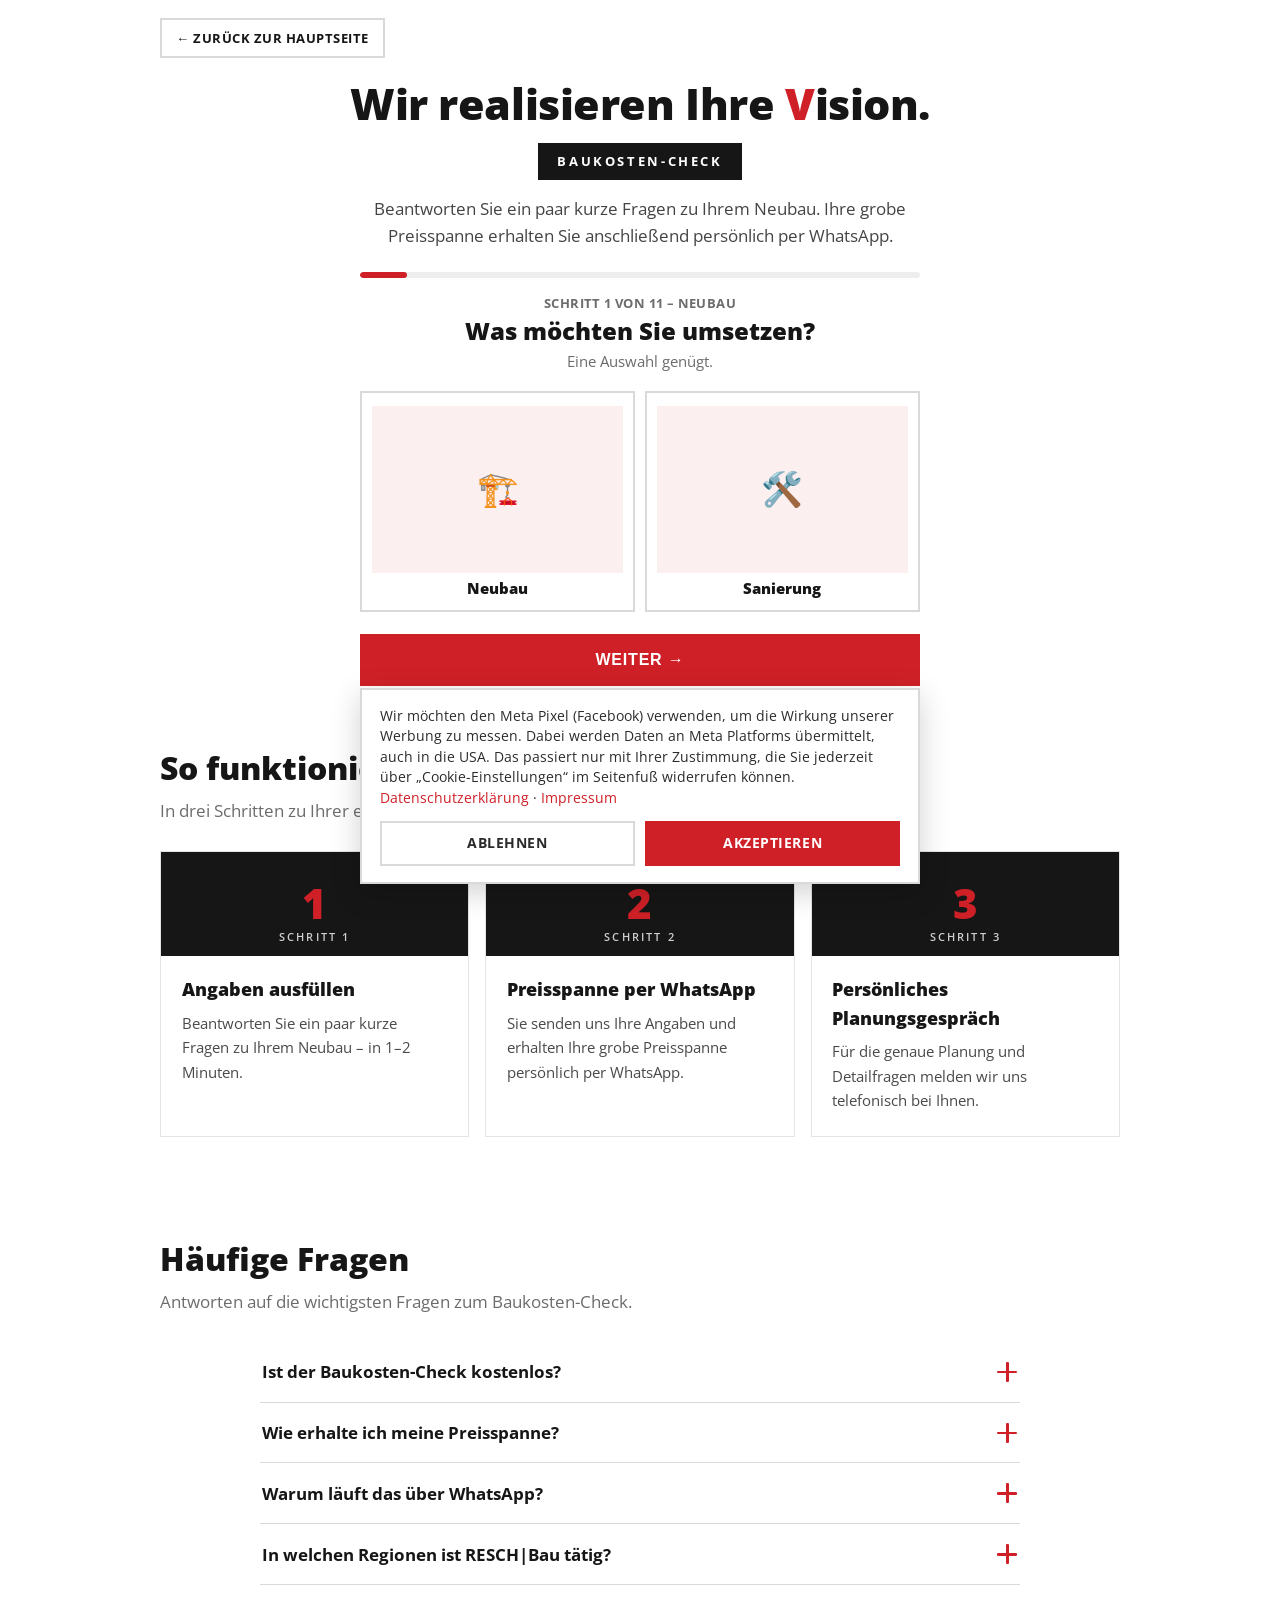
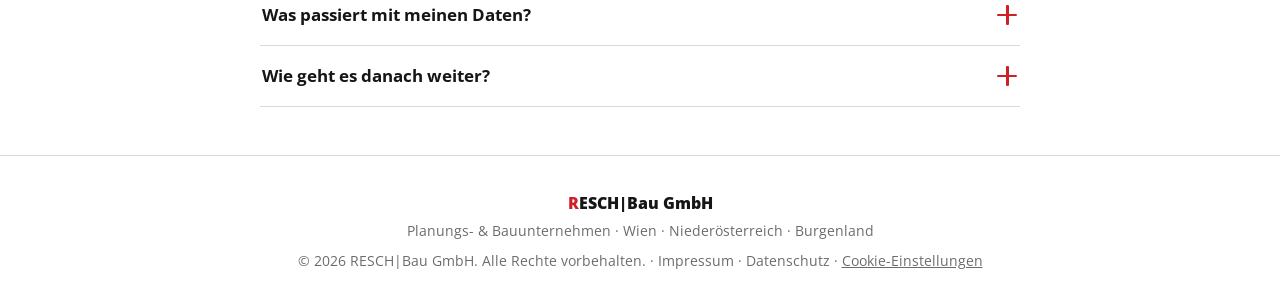
<file: index.html>
<!DOCTYPE html>
<html lang="de">
<head>
<meta charset="UTF-8" />
<meta name="viewport" content="width=device-width, initial-scale=1.0, viewport-fit=cover" />
<title>RESCH|Bau – Baukosten-Check | Was kostet Ihr Neubau ungefähr?</title>
<meta name="description" content="Baukosten-Check von RESCH|Bau: Beantworten Sie ein paar kurze Fragen zu Ihrem Neubau – Ihre grobe Preisspanne erhalten Sie anschließend per WhatsApp." />
<link href="fonts/fonts.css" rel="stylesheet" />
<script>
  /* Embed-Modus: als iFrame (z. B. auf reschbau.at/baukosten-check) oder mit ?embedded=1.
     Läuft synchron im <head>, damit die Klasse vor dem ersten Paint gesetzt ist (kein Layout-Shift). */
  (function () {
    var emb = false;
    try {
      emb = new URLSearchParams(location.search).get('embedded') === '1' || window.self !== window.top;
    } catch (e) { emb = true; }
    if (emb) document.documentElement.classList.add('embedded');
  })();
</script>
<style>
  :root { --red:#cf2027; --red-dk:#b51a20; --black:#161616; --ink:#2b2b2b; --muted:#6c6c6c; --box:#ededed; --line:#d9d9d9; --white:#ffffff; }
  * { box-sizing:border-box; }
  html { scroll-behavior:smooth; -webkit-text-size-adjust:100%; }
  body { margin:0; font-family:'Open Sans',Arial,Helvetica,sans-serif; color:var(--ink); background:var(--white); line-height:1.6; -webkit-font-smoothing:antialiased; }
  a { color:inherit; text-decoration:none; }
  .wrap { width:min(960px,92vw); margin-inline:auto; }

  /* ---- Logo / brand ---- */
  .brand { text-align:center; padding:1.8rem 0 .4rem; }
  .logo { display:inline-flex; align-items:center; background:var(--black); color:#fff; font-weight:800; font-size:clamp(1.7rem,8vw,3rem); line-height:1; padding:.3em .55em .3em .28em; border-radius:.42em; letter-spacing:.005em; }
  .logo-r { display:inline-grid; place-items:center; width:1.4em; height:1.4em; border-radius:50%; background:var(--black); border:.055em solid #3c3c3c; color:var(--red); font-weight:800; margin-right:.08em; box-shadow:0 0 0 .03em #000 inset; }
  .logo-bar { width:.055em; height:.95em; background:#fff; margin:0 .28em; opacity:.9; }
  .logo-bau { position:relative; padding-right:.05em; }
  .logo-roof { position:absolute; top:-.5em; right:-.18em; background:var(--red); color:#fff; font-size:.26em; font-weight:700; padding:.12em .42em; border-radius:.28em; letter-spacing:.04em; }
  .logo-roof::before { content:""; position:absolute; top:-.42em; left:50%; transform:translateX(-50%); border-left:.5em solid transparent; border-right:.5em solid transparent; border-bottom:.45em solid var(--red); }
  .brand-tag { margin-top:.6rem; text-transform:uppercase; letter-spacing:.32em; font-weight:700; font-size:clamp(.62rem,2.6vw,.9rem); color:#3a3a3a; padding-left:.32em; }

  /* ---- Zurück-Button (nur im Direktaufruf; im Embed ausgeblendet) ---- */
  .topbar { width:min(960px,92vw); margin-inline:auto; padding:1.1rem 0 .2rem; }
  .backlink { display:inline-flex; align-items:center; gap:.45rem; padding:.5rem .9rem; border:2px solid var(--line); background:#fff; font-weight:700; font-size:.8rem; color:var(--black); text-transform:uppercase; letter-spacing:.04em; transition:border-color .12s, color .12s; }
  .backlink:hover { border-color:var(--red); color:var(--red); }

  /* ---- Hero ---- */
  .hero { padding:1rem 0 .5rem; text-align:center; }
  .headline { font-size:clamp(1.6rem,6vw,2.7rem); font-weight:800; color:var(--black); margin:.2rem 0 .9rem; letter-spacing:-.01em; line-height:1.12; }
  .headline .v { color:var(--red); }
  .badge { display:inline-block; background:var(--black); color:#fff; font-weight:700; text-transform:uppercase; letter-spacing:.2em; font-size:clamp(.7rem,3vw,.82rem); padding:.5rem 1.2rem; margin-bottom:.9rem; }
  .introline { color:#444; max-width:54ch; margin:0 auto; font-size:clamp(.98rem,3.6vw,1.08rem); }

  /* ---- Section scaffold ---- */
  section { padding:clamp(2rem,6vw,3rem) 0; }
  .sec-title { font-size:clamp(1.35rem,5vw,2rem); font-weight:800; color:var(--black); margin:0 0 .3rem; }
  .sec-sub { color:var(--muted); margin:0 0 1.6rem; font-size:clamp(.95rem,3.6vw,1.05rem); }

  .cards { display:grid; grid-template-columns:repeat(3,1fr); gap:1rem; }
  .card { border:1px solid #e4e4e4; background:#fff; display:flex; flex-direction:column; }
  .card-top { background:var(--black); color:#fff; height:104px; display:grid; place-items:center; position:relative; }
  .card-top .n { font-size:2.6rem; font-weight:800; color:var(--red); line-height:1; }
  .card-top .lbl { position:absolute; bottom:10px; left:0; right:0; text-align:center; text-transform:uppercase; letter-spacing:.2em; font-size:.68rem; color:#cfcfcf; font-weight:600; }
  .card-body { padding:1.2rem 1.3rem 1.4rem; }
  .card-body h3 { font-size:1.12rem; font-weight:800; color:var(--black); margin:0 0 .5rem; }
  .card-body p { margin:0; color:#4a4a4a; font-size:.96rem; }

  .faq { max-width:760px; margin:0 auto; }
  .qa { border-bottom:1px solid var(--line); }
  .qa > button { width:100%; text-align:left; background:none; border:0; cursor:pointer; padding:1.15rem .1rem; display:flex; align-items:center; justify-content:space-between; gap:1rem; font-family:inherit; font-weight:700; font-size:clamp(1rem,4vw,1.08rem); color:var(--black); }
  .qa .plus { flex:none; width:22px; height:22px; position:relative; }
  .qa .plus::before, .qa .plus::after { content:""; position:absolute; background:var(--red); border-radius:1px; transition:transform .25s, opacity .25s; }
  .qa .plus::before { top:10px; left:1px; right:1px; height:2.5px; }
  .qa .plus::after { left:10px; top:1px; bottom:1px; width:2.5px; }
  .qa.open .plus::after { transform:rotate(90deg); opacity:0; }
  .qa .ans { max-height:0; overflow:hidden; transition:max-height .28s ease; }
  .qa .ans p { margin:0 .1rem 1.2rem; color:#4a4a4a; font-size:.98rem; }
  .qa.open .ans { max-height:260px; }

  footer { border-top:1px solid var(--line); padding:2.2rem 0; text-align:center; }
  footer .flogo { font-weight:800; color:var(--black); }
  footer .flogo .r { color:var(--red); }
  footer .fcopy { color:var(--muted); font-size:.88rem; margin-top:.5rem; }
  footer .freg { color:var(--muted); font-size:.86rem; margin-top:.2rem; }

  /* ---------- Funnel (offen, ohne Box) ---------- */
  .funnel { max-width:560px; margin:1.4rem auto 0; }
  .fprogress { height:6px; background:#eee; overflow:hidden; border-radius:99px; }
  .fprogress i { display:block; height:100%; background:var(--red); width:6%; transition:width .3s; border-radius:99px; }
  .fstep { margin:.9rem 0 .2rem; font-size:.82rem; font-weight:700; color:var(--muted); letter-spacing:.03em; text-transform:uppercase; }
  .fbody.shake { animation:shake .3s; }
  @keyframes shake { 0%,100%{transform:translateX(0)} 25%{transform:translateX(-6px)} 75%{transform:translateX(6px)} }
  .ffoot { display:flex; gap:.7rem; margin-top:1.4rem; }
  .ffoot .btn-red { flex:1; justify-content:center; }

  .qtitle { color:var(--black); font-size:clamp(1.25rem,5vw,1.5rem); margin:0 0 .25rem; font-weight:800; line-height:1.2; }
  .qhint { color:var(--muted); margin:0 0 1.1rem; font-size:.92rem; }

  .qcard-grid { display:grid; gap:.6rem; grid-template-columns:1fr 1fr; }
  .qcard { position:relative; display:flex; flex-direction:column; align-items:center; gap:.4rem; text-align:center; padding:.8rem .65rem; border:2px solid var(--line); background:#fff; cursor:pointer; transition:border-color .12s, box-shadow .12s, transform .1s; font:inherit; color:inherit; }
  .qcard:active { transform:scale(.99); }
  @media (hover:hover){ .qcard:hover { border-color:var(--red); box-shadow:0 8px 20px -12px rgba(0,0,0,.35); } }
  .qcard.sel { border-color:var(--red); background:#fcecec; }
  .qcard .media { position:relative; width:100%; aspect-ratio:3/2; display:grid; place-items:center; background:rgba(207,32,39,.07); overflow:hidden; }
  .qcard .media img { position:absolute; inset:0; display:block; width:100%; height:100%; object-fit:cover; }
  .qcard .media .ai-badge { position:absolute; left:.35rem; bottom:.35rem; padding:.12rem .38rem; background:rgba(0,0,0,.62); color:#fff; font-size:.6rem; font-weight:700; letter-spacing:.03em; line-height:1.3; border-radius:3px; pointer-events:none; }
  .qcard .media .emoji { font-size:2.1rem; line-height:1; }
  .qcard .media svg.qicon { width:auto; height:66%; max-width:84%; stroke:#1e2630; fill:none; stroke-width:2.3; stroke-linecap:round; stroke-linejoin:round; }
  .qcard.sel .media svg.qicon { stroke:var(--red); }
  .qcard .lab { font-weight:800; color:var(--black); font-size:.95rem; line-height:1.2; }
  .qcard .sub { font-size:.76rem; color:var(--muted); line-height:1.2; }
  .qcard .check { position:absolute; z-index:2; top:.45rem; right:.45rem; width:22px; height:22px; border-radius:50%; background:var(--red); color:#fff; display:none; align-items:center; justify-content:center; font-weight:800; font-size:.78rem; }
  .qcard.sel .check { display:flex; }

  .qlist { display:grid; gap:.5rem; }
  .qopt { display:flex; align-items:center; gap:.7rem; min-height:52px; padding:.75rem 1rem; border:2px solid var(--line); background:#fff; cursor:pointer; font-weight:700; text-align:left; font:inherit; color:var(--black); transition:border-color .12s, background .12s; }
  @media (hover:hover){ .qopt:hover { border-color:#b3b3b3; } }
  .qopt.sel { border-color:var(--red); background:#fcecec; }
  .qopt .tick { width:20px; height:20px; border-radius:50%; border:2px solid var(--line); flex:none; display:grid; place-items:center; font-size:.7rem; color:#fff; }
  .qopt.sel .tick { border-color:var(--red); background:var(--red); }
  .qopt-desc { align-items:flex-start; }
  .qopt-desc .tick { margin-top:.2rem; }
  .qopt-text { display:flex; flex-direction:column; gap:.15rem; }
  .qopt-l { font-weight:800; color:var(--black); }
  .qopt-d { font-weight:600; font-size:.82rem; color:var(--muted); line-height:1.3; }

  .photo-slot { display:flex; flex-direction:column; align-items:center; justify-content:center; gap:.2rem; width:100%; height:100%; background:repeating-linear-gradient(45deg,#f5f5f5,#f5f5f5 9px,#efefef 9px,#efefef 18px); color:var(--red); font-size:.66rem; font-weight:800; text-transform:uppercase; letter-spacing:.06em; text-align:center; }
  .photo-slot .ps-cam { font-size:1.5rem; line-height:1; }

  .qsub { margin-top:1.1rem; padding-top:1rem; border-top:1px solid #eee; }
  .qsublabel { font-weight:800; color:var(--black); font-size:1rem; margin-bottom:.55rem; }
  .qnote { margin-top:.7rem; background:#fff8e1; border:1px solid #f1d98a; padding:.7rem .9rem; font-size:.9rem; color:#6a5311; }
  .qextra, .qfile { margin-top:.8rem; }
  .qextra label, .qfile label { display:block; font-size:.82rem; color:var(--muted); margin-bottom:.35rem; }
  .qextra input, .qfile input { width:100%; font:inherit; padding:.75rem .9rem; border:2px solid var(--line); background:#fff; }
  .qextra input:focus, .qfile input:focus, .field input:focus { outline:2px solid rgba(207,32,39,.45); border-color:var(--red); }

  .field { display:grid; gap:.4rem; margin-bottom:1rem; }
  .field label { font-weight:700; font-size:.9rem; color:var(--black); }
  .field input { font:inherit; padding:.85rem 1rem; border:2px solid var(--line); background:#fff; width:100%; }
  .summary { background:var(--box); padding:.8rem 1rem; margin-bottom:1.2rem; }
  .summary div { display:flex; justify-content:space-between; gap:1rem; padding:.3rem 0; font-size:.88rem; border-bottom:1px dashed #cfcfcf; }
  .summary div:last-child { border-bottom:0; }
  .summary span:first-child { color:var(--muted); }
  .summary span:last-child { font-weight:700; text-align:right; color:var(--black); }
  .wa-note { display:flex; gap:.6rem; align-items:flex-start; background:#eef9f1; border:1px solid #bfe6cc; padding:.9rem 1rem; font-size:.88rem; color:#1d4a2c; }
  .consent { display:flex; gap:.6rem; align-items:flex-start; margin-top:1rem; font-size:.82rem; color:#444; line-height:1.4; cursor:pointer; }
  .consent input { margin-top:.15rem; width:18px; height:18px; flex:none; accent-color:var(--red); cursor:pointer; }
  .consent a { color:var(--red); }
  .consent.miss { color:var(--red); } .consent.miss input { outline:2px solid var(--red); }

  .btn-red { display:inline-flex; align-items:center; justify-content:center; gap:.5rem; background:var(--red); color:#fff; font-weight:700; font-size:1rem; min-height:52px; padding:.85rem 1.6rem; border:0; cursor:pointer; text-transform:uppercase; letter-spacing:.05em; transition:background .15s, transform .1s; }
  .btn-red:hover { background:var(--red-dk); } .btn-red:active { transform:translateY(1px); }
  .btn-ghost { background:#fff; color:var(--black); border:2px solid var(--line); font-family:inherit; font-weight:700; min-height:52px; padding:.85rem 1.3rem; cursor:pointer; text-transform:uppercase; letter-spacing:.05em; font-size:.9rem; }
  .btn-ghost:hover { border-color:#b3b3b3; }

  @media (max-width:820px){ .cards{ grid-template-columns:1fr; } }
  @media (max-width:560px){ .qcard-grid{ gap:.5rem; } }
  @media (max-width:360px){ .qcard-grid{ grid-template-columns:1fr; } }

  /* ---------- Embed-Modus (iFrame in Wix-Seite) ---------- */
  html.embedded .topbar,
  html.embedded .brand,
  html.embedded .headline,
  html.embedded .badge,
  html.embedded .introline,
  html.embedded footer { display:none; }
  html.embedded .hero { padding-top:.5rem; }
  html.embedded .funnel { margin-top:0; }

  /* Cookie-Banner – Meta Pixel lädt erst nach Zustimmung (DSGVO / § 165 TKG) */
  .cookiebar { position:fixed; left:1rem; right:1rem; bottom:1rem; z-index:1000; max-width:560px; margin:0 auto; background:#fff; border:2px solid var(--line); box-shadow:0 8px 28px rgba(0,0,0,.18); padding:1rem 1.1rem; font-size:.85rem; line-height:1.5; color:var(--ink); }
  .cookiebar[hidden] { display:none; }
  .cookiebar p { margin:0 0 .8rem; }
  .cookiebar a { color:var(--red); }
  .cookiebar .cb-btns { display:flex; gap:.6rem; }
  .cookiebar button { flex:1; padding:.65rem .8rem; font:inherit; font-weight:700; text-transform:uppercase; letter-spacing:.04em; cursor:pointer; border:2px solid var(--line); background:#fff; color:var(--ink); }
  .cookiebar button.cb-yes { background:var(--red); border-color:var(--red); color:#fff; }
  .fcookie { background:none; border:0; padding:0; font:inherit; color:inherit; text-decoration:underline; cursor:pointer; }
</style>
</head>
<body>

<a id="top"></a>

<div class="topbar"><a class="backlink" href="https://www.reschbau.at">← Zurück zur Hauptseite</a></div>

<section class="hero">
  <div class="wrap">
    <h1 class="headline">Wir realisieren Ihre <span class="v">V</span>ision.</h1>
    <span class="badge">Baukosten-Check</span>
    <p class="introline">Beantworten Sie ein paar kurze Fragen zu Ihrem Neubau. Ihre grobe Preisspanne erhalten Sie anschließend persönlich per WhatsApp.</p>

    <div class="funnel">
      <div class="fprogress"><i id="progBar"></i></div>
      <div class="fstep" id="stepLabel">Schritt 1 von 11</div>
      <div class="fbody" id="qBody"></div>
      <div class="ffoot">
        <button class="btn-ghost" id="backBtn" onclick="prev()" style="display:none">← Zurück</button>
        <button class="btn-red" id="nextBtn" onclick="next()">Weiter</button>
      </div>
    </div>
  </div>
</section>

<section id="ablauf">
  <div class="wrap">
    <h2 class="sec-title">So funktioniert der Baukosten-Check</h2>
    <p class="sec-sub">In drei Schritten zu Ihrer ersten Einschätzung.</p>
    <div class="cards">
      <div class="card"><div class="card-top"><span class="n">1</span><span class="lbl">Schritt 1</span></div><div class="card-body"><h3>Angaben ausfüllen</h3><p>Beantworten Sie ein paar kurze Fragen zu Ihrem Neubau – in 1–2 Minuten.</p></div></div>
      <div class="card"><div class="card-top"><span class="n">2</span><span class="lbl">Schritt 2</span></div><div class="card-body"><h3>Preisspanne per WhatsApp</h3><p>Sie senden uns Ihre Angaben und erhalten Ihre grobe Preisspanne persönlich per WhatsApp.</p></div></div>
      <div class="card"><div class="card-top"><span class="n">3</span><span class="lbl">Schritt 3</span></div><div class="card-body"><h3>Persönliches Planungsgespräch</h3><p>Für die genaue Planung und Detailfragen melden wir uns telefonisch bei Ihnen.</p></div></div>
    </div>
  </div>
</section>

<section id="faq">
  <div class="wrap">
    <h2 class="sec-title">Häufige Fragen</h2>
    <p class="sec-sub">Antworten auf die wichtigsten Fragen zum Baukosten-Check.</p>
    <div class="faq" id="faqList"></div>
  </div>
</section>

<footer>
  <div class="wrap">
    <div class="flogo"><span class="r">R</span>ESCH|Bau GmbH</div>
    <div class="freg">Planungs- &amp; Bauunternehmen · Wien · Niederösterreich · Burgenland</div>
    <div class="fcopy">© 2026 RESCH|Bau GmbH. Alle Rechte vorbehalten. · <a href="https://www.reschbau.at/kontakt" target="_blank" rel="noopener">Impressum</a> · <a href="datenschutz.html">Datenschutz</a> · <button type="button" class="fcookie" id="cookieSettings">Cookie-Einstellungen</button></div>
  </div>
</footer>

<div class="cookiebar" id="cookiebar" role="dialog" aria-label="Cookie-Einstellungen" hidden>
  <p>Wir möchten den Meta Pixel (Facebook) verwenden, um die Wirkung unserer Werbung zu messen. Dabei werden Daten an Meta Platforms übermittelt, auch in die USA. Das passiert nur mit Ihrer Zustimmung, die Sie jederzeit über „Cookie-Einstellungen“ im Seitenfuß widerrufen können. <a href="datenschutz.html" target="_blank">Datenschutzerklärung</a> · <a href="https://www.reschbau.at/kontakt" target="_blank" rel="noopener">Impressum</a></p>
  <div class="cb-btns"><button type="button" class="cb-no" id="cookieNo">Ablehnen</button><button type="button" class="cb-yes" id="cookieYes">Akzeptieren</button></div>
</div>
<script>
  /* Meta Pixel – wird ausschließlich nach Klick auf „Akzeptieren“ geladen. Entscheidung in localStorage. */
  (function(){
    const KEY='rb_cookie_consent', PIXEL_ID='1098287286431905';
    const bar=document.getElementById('cookiebar');
    const get=()=>{ try { return localStorage.getItem(KEY); } catch(e){ return null; } };
    const set=v=>{ try { localStorage.setItem(KEY,v); } catch(e){} };
    function loadPixel(){
      if (window.fbq) return;
      !function(f,b,e,v,n,t,s){if(f.fbq)return;n=f.fbq=function(){n.callMethod?
      n.callMethod.apply(n,arguments):n.queue.push(arguments)};
      if(!f._fbq)f._fbq=n;n.push=n;n.loaded=!0;n.version='2.0';
      n.queue=[];t=b.createElement(e);t.async=!0;
      t.src=v;s=b.getElementsByTagName(e)[0];
      s.parentNode.insertBefore(t,s)}(window,document,'script','https://connect.facebook.net/en_US/fbevents.js');
      fbq('init', PIXEL_ID);
      fbq('track', 'PageView');
    }
    document.getElementById('cookieYes').addEventListener('click',()=>{ set('granted'); bar.hidden=true; loadPixel(); });
    document.getElementById('cookieNo').addEventListener('click',()=>{ const was=get()==='granted'; set('denied'); bar.hidden=true; if (was) location.reload(); });
    document.getElementById('cookieSettings').addEventListener('click',()=>{ bar.hidden=false; });
    const c=get();
    if (c==='granted') loadPixel(); else if (c!=='denied') bar.hidden=false;
  })();
  /* Meta-Event nur senden, wenn der Pixel (mit Zustimmung) geladen ist */
  function trackMeta(ev, params, eventID){
    let allowed=false; try { allowed=localStorage.getItem('rb_cookie_consent')==='granted'; } catch(e){}
    if (allowed && window.fbq) { fbq('track', ev, params||{}, eventID ? {eventID} : {}); return true; }
    return false;
  }
</script>

<script src="normalize-phone.js"></script>
<script>
  /* GoHighLevel Inbound-Webhook: POST beim Absenden des Baukosten-Checks.
     URL als benannte Konstante, damit sie zum Testen (z. B. gegen webhook.site) getauscht
     werden kann, ohne die Logik anzufassen. Leer = deaktiviert. */
  const GHL_WEBHOOK_URL = "https://services.leadconnectorhq.com/hooks/u81XjgHeXminDUdujzg8/webhook-trigger/31c6697c-ae2b-4844-8894-920fcb942626";
  /* DEBUG: bei true wird direkt vor dem Absenden Ziel-URL, alle Header und der Payload
     in die Konsole geloggt. Im Normalbetrieb ausgeschaltet lassen. */
  const GHL_DEBUG = false;

  const faqs = [
    ["Ist der Baukosten-Check kostenlos?", "Ja, der Baukosten-Check ist vollständig kostenlos und unverbindlich."],
    ["Wie erhalte ich meine Preisspanne?", "Sie senden uns Ihre Angaben über den Check – Ihre grobe Preisspanne erhalten Sie anschließend persönlich per WhatsApp."],
    ["Warum läuft das über WhatsApp?", "WhatsApp ermöglicht eine schnelle, direkte und persönliche Kommunikation."],
    ["In welchen Regionen ist RESCH|Bau tätig?", "RESCH|Bau ist hauptsächlich in Wien, Niederösterreich und dem Burgenland tätig."],
    ["Was passiert mit meinen Daten?", "Wir verwenden Ihre Daten zur Bearbeitung Ihrer Anfrage. Nur mit Ihrer freiwilligen zusätzlichen Einwilligung übermitteln wir außerdem Bearbeitungsereignisse an Meta zur Qualitätsmessung unserer Werbung. Details finden Sie in der Datenschutzerklärung."],
    ["Wie geht es danach weiter?", "Für die genaue Planung und Detailfragen melden wir uns persönlich und telefonisch bei Ihnen."]
  ];
  const faqList = document.getElementById('faqList');
  faqs.forEach(([q, a]) => {
    const row = document.createElement('div'); row.className = 'qa';
    row.innerHTML = `<button type="button"><span>${q}</span><span class="plus"></span></button><div class="ans"><p>${a}</p></div>`;
    row.querySelector('button').addEventListener('click', () => row.classList.toggle('open'));
    faqList.appendChild(row);
  });

  /* ===== Baukosten-Funnel (16 Fragen, inline; Preis kommt per WhatsApp) ===== */
  /* WhatsApp-Business-Nummer (nur Ziffern, E.164 ohne +). MUSS mit der in GHL angebundenen
     Absendenummer des Baukosten-Check-Workflows übereinstimmen – sonst empfängt GHL die
     eingehende Nachricht nicht und der Reply-Workflow löst nicht aus. */
  const WA_NUMBER = '43676846470300';
  const USE_IMAGES = false;
  const IS_EMBEDDED = document.documentElement.classList.contains('embedded');
  /* Der String "Baukosten-Check" muss im vorbefüllten WhatsApp-Text enthalten sein –
     darauf filtert ein GoHighLevel-Workflow. */
  const WA_TEXT_NEUBAU = 'Hallo! Ich habe den Baukosten-Check ausgefüllt und möchte meine Preisspanne erhalten.';
  const WA_TEXT_SANIERUNG = 'Hallo! Ich habe den Baukosten-Check ausgefüllt und möchte meine individuelle Sanierungs-Einschätzung erhalten.';

  const ICONS = {
    efh:'<path d="M8 22 24 9 40 22"/><path d="M12 21v13h24V21"/><path d="M21 34v-7h6v7"/>',
    mfh:'<path d="M14 8h20v26H14z"/><path d="M19 13h3v3h-3zM26 13h3v3h-3zM19 21h3v3h-3zM26 21h3v3h-3z"/><path d="M22 28h4v6h-4z"/>',
    zubau:'<path d="M6 22 18 12 30 22"/><path d="M9 21v13h18V21"/><path d="M27 27h13v7H27z"/>',
    garage:'<path d="M8 20 24 12 40 20"/><path d="M11 19v15h26V19"/><path d="M15 24h18M15 28h18M15 32h18"/>',
    flaeche:'<path d="M9 10h30v22H9z"/><path d="M15 16v-6h6M33 26v6h-6"/><path d="M9 10 39 32"/>',
    keller_kein:'<path d="M11 18 24 9 37 18"/><path d="M14 17v11h20V17"/><path d="M6 28h36"/>',
    keller_teil:'<path d="M11 17 24 9 37 17"/><path d="M14 16v11h20V16"/><path d="M6 27h36"/><path d="M14 27v8h11v-8" fill="rgba(30,38,48,.13)"/>',
    keller_voll:'<path d="M11 16 24 8 37 16"/><path d="M14 15v11h20V15"/><path d="M6 26h36"/><path d="M14 26v9h20v-9" fill="rgba(30,38,48,.13)"/>',
    geschoss1:'<path d="M6 24 24 13 42 24"/><path d="M10 23v11h28V23"/>',
    geschoss2:'<path d="M9 18 24 9 39 18"/><path d="M13 17v17h22V17"/><path d="M13 25h22"/>',
    geschoss3:'<path d="M11 15 24 8 37 15"/><path d="M14 14v20h20V14"/><path d="M14 21h20M14 28h20"/>',
    massiv:'<path d="M10 12h28v22H10z"/><path d="M10 19h28M10 26h28M19 12v7M28 12v7M14 19v7M24 19v7M33 19v7M19 26v8M28 26v8"/>',
    holz:'<circle cx="24" cy="22" r="12"/><circle cx="24" cy="22" r="7"/><circle cx="24" cy="22" r="2.5"/>',
    fertigteil:'<path d="M12 18h24v16H12z"/><path d="M24 18v-8M19 12h10"/><path d="M16 24h16M16 29h16"/>',
    flachdach:'<path d="M13 16v18h22V16"/><path d="M9 16h30"/>',
    satteldach:'<path d="M14 34V21h20v13"/><path d="M10 22 24 10 38 22"/>',
    walmdach:'<path d="M14 34V22h20v12"/><path d="M10 22 17 12h14l7 10Z"/>',
    pultdach:'<path d="M12 34V18l24-6v22"/><path d="M12 18 36 12"/>',
    carport:'<path d="M10 18 24 12 38 18"/><path d="M13 18v16M35 18v16"/>',
    terrasse:'<circle cx="24" cy="21" r="7"/><path d="M24 6v4M24 32v4M9 21h4M35 21h4M13.5 10.5l2.8 2.8M31.7 29.7l-2.8-2.8M13.5 31.5l2.8-2.8M31.7 12.3l-2.8 2.8"/>',
    pv:'<path d="M10 16h28v16H10z"/><path d="M10 21.3h28M10 26.6h28M19.3 16v16M28.6 16v16"/>',
    smarthome:'<path d="M11 22 24 11 37 22"/><path d="M14 21v13h20V21"/><circle cx="24" cy="29" r="1.4"/><path d="M21 26a4.5 4.5 0 0 1 6 0M19 23.5a8 8 0 0 1 10 0"/>',
    garten:'<circle cx="24" cy="17" r="9"/><path d="M24 26v10M24 31l-5-4M24 31l5-4"/>',
    zaun:'<path d="M12 16v18M20 16v18M28 16v18M36 16v18M9 22h30M9 28h30"/>',
    pool:'<path d="M9 16h30v16a3 3 0 0 1-3 3H12a3 3 0 0 1-3-3z"/><path d="M13 23q3-3 6 0t6 0 6 0M13 28q3-3 6 0t6 0 6 0"/>',
    keine:'<circle cx="24" cy="21" r="11"/><path d="M16.5 13.5 31.5 28.5"/>'
  };
  const ICON_FOR = {
    'Einfamilienhaus':'efh','Mehrfamilienhaus':'mfh','Zubau':'zubau','Garage':'garage',
    '80–120 m²':'flaeche','120–160 m²':'flaeche','über 160 m²':'flaeche',
    'Kein Keller':'keller_kein','Teilunterkellert':'keller_teil','Vollunterkellert':'keller_voll',
    '1 Geschoss / Bungalow':'geschoss1','2 Geschosse':'geschoss2','3 Geschosse':'geschoss3',
    'Flachdach':'flachdach','Satteldach':'satteldach','Walmdach':'walmdach','Pultdach':'pultdach',
    'Massivbau':'massiv','Holzbau / Holzriegelbau':'holz','Fertigteilbau':'fertigteil',
    'Carport':'carport','Terrasse / Balkon':'terrasse','Photovoltaik':'pv','Smart Home':'smarthome','Gartengestaltung':'garten','Gartenzaun':'zaun','Pool':'pool','Keine Extras':'keine'
  };
  const INFO = {
    'Zubau':'Anbau an ein bestehendes Gebäude','Garage':'Freistehende oder angebaute Garage',
    'Kein Keller':'Bodenplatte statt Keller','Teilunterkellert':'Nur ein Teil wird unterkellert','Vollunterkellert':'Komplettes Kellergeschoss',
    'Flachdach':'Modern, ohne Dachneigung','Satteldach':'Zwei geneigte Flächen (klassischer Giebel)','Walmdach':'Allseitig geneigte Dachflächen','Pultdach':'Eine einzelne geneigte Fläche',
    'Massivbau':'Ziegel oder Beton','Holzbau / Holzriegelbau':'Holzriegel-Konstruktion','Fertigteilbau':'Vorgefertigte Bauteile',
    'Carport':'Überdachter Stellplatz (offen)'
  };

  let checkGestartet = false; /* ViewContent nur einmal pro Besuch senden */
  const answers = {}; const kontakt = { name:'', phone:'', consent:false };
  const CONSENT_HTML = `<label class="consent"><input type="checkbox" id="qConsent"><span>Ich stimme zu, dass Reschbau meine übermittelten Daten im CRM-System speichern und verarbeiten darf, um meine Anfrage zu bearbeiten, und mich per WhatsApp oder telefonisch bezüglich dieser Anfrage kontaktieren darf. Ich kann diese Einwilligung jederzeit widerrufen. Details in der <a href="datenschutz.html" target="_blank">Datenschutzerklärung</a>.</span></label>`;

  const pitched = () => answers['Dachform'] && answers['Dachform'] !== 'Flachdach';

  /* ===== Baukosten-Berechnung (Werte hier anpassbar) – wird nur berechnet & lokal gespeichert, nicht angezeigt ===== */
  const REGION_M2 = { 'Wien':4650, 'Niederösterreich':3950, 'Burgenland':3450, 'Außerhalb dieser Region':3950 }; // €/m² (Außerhalb = NÖ als Näherung)
  const LEISTUNG_FAKTOR = { 'Belagsfertig':0.92, 'Schlüsselfertig standardisierte Innenausstattung':1.00 };
  const DACHFORM_FAKTOR = { 'Flachdach':1.00, 'Satteldach':1.00, 'Walmdach':1.04, 'Pultdach':1.02 };
  const KELLER_ANTEIL = { 'Kein Keller':0, 'Teilunterkellert':0.5, 'Vollunterkellert':1 }; // Anteil der Grundfläche
  const KELLER_KOSTENFAKTOR = 0.55; // Keller kostet diesen Anteil des m²-Werts
  /* Platzhalter – vorerst 0 (echte Resch-/CSV-Werte hier eintragen): */
  const GAUBE_PREIS = 0;               // € je Gaube
  const DACHFLAECHENFENSTER_PREIS = 0; // € wenn Dachflächenfenster geplant
  const EXTRA_PREISE = { 'Garage':0, 'Carport':0, 'Terrasse / Balkon':0, 'Photovoltaik':0, 'Smart Home':0, 'Gartengestaltung':0, 'Gartenzaun':0, 'Pool':0 };
  function getWohnflaeche(){ if (answers._m2exact && +answers._m2exact>0) return +answers._m2exact; const f=answers['Wohnfläche']||''; if (f.indexOf('80–120')===0) return 100; if (f.indexOf('120–160')===0) return 140; if (f.indexOf('über 160')===0) return 190; return 140; }
  function getGeschosse(){ const s=answers['Stockwerke']||''; if (s.indexOf('2 Geschosse')===0) return 2; if (s.indexOf('3 Geschosse')===0) return 3; return 1; }
  function getAnzahlGauben(){ const g=answers['Anzahl Gauben']||''; if (g.indexOf('1 Gaube')===0) return 1; if (g.indexOf('2 Gauben')===0) return 2; if (g.indexOf('3 oder mehr')===0) return 3; return 0; }
  function berechneRange(){
    const wf=getWohnflaeche(); const m2wert=REGION_M2[answers['Region']] ?? REGION_M2['Außerhalb dieser Region'];
    const basis=wf*m2wert; const lf=LEISTUNG_FAKTOR[answers['Leistungsumfang']] ?? 1.00; const basisNachLeistung=basis*lf;
    const geschosse=getGeschosse(); const grundflaeche=wf/geschosse;
    const kellerkosten=grundflaeche*(KELLER_ANTEIL[answers['Keller']] ?? 0)*m2wert*KELLER_KOSTENFAKTOR;
    const dachFaktor=DACHFORM_FAKTOR[answers['Dachform']] ?? 1.00; const dachZuschlag=basisNachLeistung*(dachFaktor-1);
    const gaubenZuschlag=(answers['Gauben']==='Ja'?getAnzahlGauben():0)*GAUBE_PREIS;
    const dffZuschlag=(answers['Dachflächenfenster']==='Ja')?DACHFLAECHENFENSTER_PREIS:0;
    const extras=(answers['Extras']||[]).reduce((s,x)=>s+(EXTRA_PREISE[x]||0),0);
    const zwischensumme=basisNachLeistung+kellerkosten+dachZuschlag+gaubenZuschlag+dffZuschlag+extras;
    return { wohnflaeche:wf, m2wert, basis, leistungsfaktor:lf, basisNachLeistung, geschosse, grundflaeche, kellerkosten, dachFaktor, dachZuschlag, gaubenZuschlag, dffZuschlag, extras, zwischensumme, range_low:Math.round(zwischensumme*0.98), range_high:Math.round(zwischensumme*1.04) };
  }
  function speichereBaukosten(quelle){ if (answers['Vorhaben']==='Sanierung') return null; const b=berechneRange(); const payload={ zeit:new Date().toISOString(), quelle:quelle||'', eingaben:{...answers}, berechnung:b }; try{ localStorage.setItem('resch_baukosten', JSON.stringify(payload)); }catch(e){} console.log('%c[RESCH Baukosten-Berechnung]','color:#cf2027;font-weight:bold', payload); return payload; }
  window.zeigeBaukosten = function(){ try{ const d=JSON.parse(localStorage.getItem('resch_baukosten')||'null'); console.log('[RESCH] gespeicherte Berechnung:', d); return d; }catch(e){ return null; } };

  /* ===== GoHighLevel Inbound-Webhook (awaited POST beim Absenden, vor der wa.me-Weiterleitung) ===== */
  function ghlKey(k){ return k.toLowerCase().replace(/ä/g,'ae').replace(/ö/g,'oe').replace(/ü/g,'ue').replace(/ß/g,'ss').replace(/[^a-z0-9]+/g,'_').replace(/^_+|_+$/g,''); }

  /* Referenzschlüssel im Format "RB-" + 6 Zeichen aus einem verwechslungssicheren Alphabet
     (ohne 0/O/1/I/L). Pro Absendung einmal gewürfelt und danach identisch in E-Mail-Suffix,
     Webhook-Payload (ref_key) und WhatsApp-Text (Ref-Key-Zeile) wiederverwendet.
     Zufall ausschließlich über crypto.getRandomValues. Das Alphabet hat 32 Zeichen (Zweierpotenz),
     daher ist "Byte & 31" gleichverteilt – kein Modulo-Bias. */
  const REFKEY_ALPHABET = 'ABCDEFGHJKLMNPQRSTUVWXYZ23456789';
  function generiereRefKey(){
    const b = new Uint8Array(6); window.crypto.getRandomValues(b);
    let s = '';
    for (let i=0;i<6;i++) s += REFKEY_ALPHABET[b[i] & 31];
    return 'RB-' + s;
  }

  /* Slugifiziert den GANZEN eingegebenen Namen zu camelCase (keine Vor-/Nachname-Trennung,
     da Titel/ungewöhnliche Schreibweisen sonst brechen). Umlaute werden transliteriert,
     alles übrige Nicht-ASCII entfernt. Leerer Name → "anonym". */
  function slugifyNameCamelCase(name){
    let s = String(name == null ? '' : name).trim();
    s = s
      .replace(/ä/g,'ae').replace(/Ä/g,'Ae')
      .replace(/ö/g,'oe').replace(/Ö/g,'Oe')
      .replace(/ü/g,'ue').replace(/Ü/g,'Ue')
      .replace(/ß/g,'ss').replace(/ẞ/g,'Ss');
    s = s.replace(/[^a-zA-Z0-9\s]/g, ''); // verbleibende Nicht-ASCII-/Sonderzeichen entfernen
    const words = s.split(/\s+/).filter(Boolean);
    if (!words.length) return 'anonym';
    return words.map((w, i) => { const lw = w.toLowerCase(); return i===0 ? lw : lw.charAt(0).toUpperCase()+lw.slice(1); }).join('');
  }
  /* Der Funnel fragt keine E-Mail ab, GHL braucht aber einen eindeutigen Identifier.
     Aufbau: <camelCaseName>-<refKeyOhnePrefix>@leads.leadsystems.at, damit E-Mail-Suffix
     und ref_key denselben Schlüssel tragen. */
  function generiereGHLEmail(name, refKey){
    return `${slugifyNameCamelCase(name)}-${refKey.replace(/^RB-/, '')}@leads.leadsystems.at`;
  }

  function tausender(n){ return String(Math.round(n)).replace(/\B(?=(\d{3})+(?!\d))/g, '.'); }
  // Nur benannte Kampagnenparameter; keine vollständige URL oder beliebigen Query-Daten.
  const trackingEntry = (() => {
    const q=new URLSearchParams(window.location.search), result={};
    for (const key of ['utm_source','utm_medium','utm_campaign','utm_content','utm_term','campaign_id','adset_id','ad_id']) {
      const value=q.get(key);
      if (value && !/[<>\r\n]/.test(value)) result[key]=value.slice(0,200);
    }
    // Bestehende Anzeigen nutzen meta_ad_id; GHL erwartet ad_id.
    for (const key of ['campaign_id','adset_id','ad_id']) {
      const value=q.get('meta_'+key);
      if (!result[key] && value && /^\d{5,30}$/.test(value)) result[key]=value;
    }
    return result;
  })();
  function trackingPayload(refKey){
    let granted=false; try { granted=localStorage.getItem('rb_cookie_consent')==='granted'; } catch(e){}
    const result={...trackingEntry, event_id:refKey, tracking_consent:granted,
      tracking_version:document.getElementById('qMetaQuality')?.checked ? 'resch-crm-consent-2026-11-17-yes' : 'resch-crm-consent-2026-11-17-no', landing_path:window.location.pathname};
    // Meta-Kennungen nur bei aktueller Zustimmung lesen/übermitteln.
    if (granted) {
      const click=new URLSearchParams(window.location.search).get('fbclid');
      if (click && /^[A-Za-z0-9_-]{1,500}$/.test(click)) result.fbclid=click;
      for (const key of ['fbp','fbc']) {
        const raw=(document.cookie||'').split(';').map(s=>s.trim()).find(s=>s.startsWith('_'+key+'='));
        if (!raw) continue;
        try { const value=decodeURIComponent(raw.slice(key.length+2));
          if (/^fb\.\d+\.\d+\.[A-Za-z0-9_-]+$/.test(value) && value.length<=600) result[key]=value;
        } catch(e){}
      }
    }
    return result;
  }
  function baueGHLPayload(refKey){
    const isSan = answers['Vorhaben']==='Sanierung';
    const p = {};
    p.email = generiereGHLEmail(kontakt.name, refKey);
    p.ref_key = refKey;
    p.name = kontakt.name; /* wie eingegeben, unverändert */
    p.phone = normalizePhoneAT(kontakt.phone); /* E.164 (+43…), damit GHL die spätere WhatsApp-Nachricht demselben Kontakt zuordnet */
    /* *_fmt: fertig formatiert (z. B. "400.000") für den WhatsApp-Text in GHL, damit dort kein Custom Code nötig ist */
    if (!isSan) { const b = berechneRange(); p.price_min = b.range_low; p.price_max = b.range_high; p.price_min_fmt = tausender(b.range_low); p.price_max_fmt = tausender(b.range_high); }
    else { p.price_min = null; p.price_max = null; p.price_min_fmt = ''; p.price_max_fmt = ''; } /* Sanierung: keine Range, aber Felder explizit als null im Payload */
    p.projekt_typ = answers['Vorhaben'] || 'Neubau';
    QUESTIONS.forEach(q => { for (const g of groupsOf(q)) {
      if (g.key==='Vorhaben') continue;
      let v = answers[g.key]; if (Array.isArray(v)) v = v.join(', ');
      if (v) p[ghlKey(g.key)] = v;
    } });
    if (answers._m2exact && +answers._m2exact>0) p[isSan?'sanierungsflaeche':'wohnflaeche'] = +answers._m2exact;
    if (answers._plz) p.plz = answers._plz;
    p.consent = !!kontakt.consent;
    p.source = 'baukosten-check';
    p.submitted_at = new Date().toISOString();
    Object.assign(p, trackingPayload(refKey));
    return p;
  }
  /* Sendet den Payload an GHL – bewusst GENAU EIN POST, damit der Hook nie doppelt triggert.
     - Normaler CORS-Request (kein mode:'no-cors'); wegen Content-Type application/json ist er
       preflight-pflichtig (OPTIONS vorab).
     - Antwortet GHL ohne CORS-Header, kann das fetch-Promise rejecten, OBWOHL der POST den
       Server erreicht hat. Aus dem gefangenen Fehler lässt sich NICHT unterscheiden, ob der
       Request draußen war oder nicht – deshalb hier KEIN sendBeacon-Fallback: der würde bei
       jedem Fehler feuern und könnte einen zweiten POST auslösen.
     - keepalive:true übernimmt die Rolle, die sonst sendBeacon hätte: der Request überlebt das
       Entladen / den Seitenwechsel zu wa.me. */
  const GHL_HEADERS = { 'Content-Type': 'application/json' };
  async function sendeAnGHL(refKey){
    if (!GHL_WEBHOOK_URL) throw new Error('missing_endpoint');
    const response=await fetch(GHL_WEBHOOK_URL, {
      method:'POST', headers:GHL_HEADERS,
      body:JSON.stringify(baueGHLPayload(refKey)), keepalive:true
    });
    if (!response.ok) throw new Error('http_'+response.status);
    // 2xx bestätigt nur HTTP-Annahme, NICHT die Kontaktspeicherung in GHL.
    return {webhookAccepted:true};
  }


  const START_Q = { key:'Vorhaben', title:'Was möchten Sie umsetzen?', layout:'img', type:'single', cols:2, opts:[
      {v:'Neubau', l:'Neubau', e:'🏗️'}, {v:'Sanierung', l:'Sanierung', e:'🛠️'} ]};
  const NEUBAU_QS = [
    { key:'Bauvorhaben', title:'Was möchten Sie bauen?', layout:'img', type:'single', cols:2, opts:[
      {v:'Einfamilienhaus', l:'Einfamilienhaus', e:'🏠'}, {v:'Mehrfamilienhaus', l:'Mehrfamilienhaus', e:'🏢'}, {v:'Zubau', l:'Zubau', e:'🧱'}, {v:'Garage', l:'Garage', e:'🚗'} ]},
    { key:'Wohnfläche', title:'Wie groß soll die Wohnfläche sein?', layout:'list', type:'single', exactM2:true, opts:[
      {v:'80–120 m²', l:'80–120 m²'}, {v:'120–160 m²', l:'120–160 m²'}, {v:'über 160 m²', l:'über 160 m²'} ]},
    { key:'Keller', title:'Wünschen Sie einen Keller?', layout:'img', type:'single', cols:3, opts:[
      {v:'Kein Keller', l:'Kein Keller', e:'⬜'}, {v:'Teilunterkellert', l:'Teilunterkellert', e:'🔲'}, {v:'Vollunterkellert', l:'Vollunterkellert', e:'⬛'} ]},
    { key:'Stockwerke', title:'Wie viele oberirdische Stockwerke?', layout:'img', type:'single', cols:3, opts:[
      {v:'1 Geschoss / Bungalow', l:'1 Geschoss', s:'Bungalow', e:'🏠'}, {v:'2 Geschosse', l:'2 Geschosse', e:'🏠'}, {v:'3 Geschosse', l:'3 Geschosse', e:'🏢'} ]},
    { key:'Dachgeschoss', title:'Ist ein Dachgeschoss geplant?', layout:'list', type:'single', opts:[
      {v:'Nein', l:'Nein'}, {v:'Ja', l:'Ja'}, {v:'Noch offen', l:'Noch offen'} ]},
    { key:'Dachform', title:'Welche Dachform bevorzugen Sie?', layout:'img', type:'single', cols:2, opts:[
      {v:'Flachdach', l:'Flachdach', img:'img/flachdach.jpg'}, {v:'Satteldach', l:'Satteldach', img:'img/satteldach.jpg'}, {v:'Walmdach', l:'Walmdach', img:'img/walmdach.jpg'}, {v:'Pultdach', l:'Pultdach', img:'img/pultdach.jpg'} ],
      subs:[
        { key:'Gauben', title:'Sind Gauben gewünscht?', layout:'list', type:'single', showIf:pitched, opts:[{v:'Nein',l:'Nein'},{v:'Ja',l:'Ja'}] },
        { key:'Anzahl Gauben', title:'Wie viele Gauben sind geplant?', layout:'list', type:'single', showIf:()=>pitched()&&answers['Gauben']==='Ja', opts:[{v:'1 Gaube',l:'1 Gaube'},{v:'2 Gauben',l:'2 Gauben'},{v:'3 oder mehr Gauben',l:'3 oder mehr Gauben'},{v:'Noch offen',l:'Noch offen'}] },
        { key:'Dachflächenfenster', title:'Sind Dachflächenfenster geplant?', layout:'list', type:'single', showIf:pitched, opts:[{v:'Nein',l:'Nein'},{v:'Ja',l:'Ja'}] },
      ] },
    { key:'Bauweise', title:'Welche Bauweise bevorzugen Sie?', layout:'img', type:'single', cols:3, massivNote:true, opts:[
      {v:'Massivbau', l:'Massivbau', s:'Ziegel / Beton', img:'img/massivbau.jpg'}, {v:'Holzbau / Holzriegelbau', l:'Holzbau', s:'Holzriegelbau', img:'img/holzbau.jpg'}, {v:'Fertigteilbau', l:'Fertigteilbau', s:'Vorgefertigt', img:'img/fertigteilbau.jpg'} ]},
    { key:'Leistungsumfang', title:'Welcher Leistungsumfang soll kalkuliert werden?', layout:'list', type:'single', showDesc:true, opts:[
      {v:'Belagsfertig', l:'Belagsfertig', desc:'Malerfertig: Wände gemalt, Steckdosen vorhanden, ohne Boden.'},
      {v:'Schlüsselfertig standardisierte Innenausstattung', l:'Schlüsselfertig (standardisierte Innenausstattung)', desc:'Bezugsfertig: komplette Innenausstattung inkl. Böden, Türen und Sanitär.'} ]},
    { key:'Extras', title:'Welche Extras wünschen Sie?', layout:'img', type:'multi', cols:2, none:'Keine Extras', opts:[
      {v:'Garage', l:'Garage', e:'🚗'}, {v:'Carport', l:'Carport', e:'🅿️'}, {v:'Terrasse / Balkon', l:'Terrasse / Balkon', e:'☀️'}, {v:'Photovoltaik', l:'Photovoltaik', e:'⚡'}, {v:'Smart Home', l:'Smart Home', e:'📱'}, {v:'Gartengestaltung', l:'Gartengestaltung', e:'🌳'}, {v:'Gartenzaun', l:'Gartenzaun', e:'🚧'}, {v:'Pool', l:'Pool', e:'🏊'}, {v:'Keine Extras', l:'Keine Extras', e:'✖️'} ]},
    { key:'Region', title:'Wo soll Ihr Neubauprojekt entstehen?', layout:'list', type:'single', plz:true, opts:[
      {v:'Wien', l:'Wien'}, {v:'Niederösterreich', l:'Niederösterreich'}, {v:'Burgenland', l:'Burgenland'}, {v:'Außerhalb dieser Region', l:'Außerhalb dieser Region'} ]},
  ];
  const SANIERUNG_QS = [
    { key:'Objektart', title:'Was möchten Sie sanieren oder umbauen?', layout:'list', type:'single', opts:[
      {v:'Einfamilienhaus', l:'Einfamilienhaus'}, {v:'Doppelhaushälfte', l:'Doppelhaushälfte'}, {v:'Reihenhaus', l:'Reihenhaus'}, {v:'Mehrfamilienhaus', l:'Mehrfamilienhaus'}, {v:'Wohnung / einzelne Einheit', l:'Wohnung / einzelne Einheit'} ]},
    { key:'Projektart', title:'Welche Art von Sanierung planen Sie?', layout:'list', type:'single', opts:[
      {v:'Teilsanierung / Modernisierung', l:'Teilsanierung / Modernisierung'}, {v:'Thermische Sanierung', l:'Thermische Sanierung'}, {v:'Kernsanierung', l:'Kernsanierung'}, {v:'Badsanierung', l:'Badsanierung'}, {v:'Umbau mit Grundrissänderung', l:'Umbau mit Grundrissänderung'}, {v:'Zubau / Erweiterung', l:'Zubau / Erweiterung'} ]},
    { key:'Sanierungsfläche', title:'Wie groß ist die betroffene Fläche ungefähr?', layout:'list', type:'single', exactM2:true, opts:[
      {v:'bis 15 m²', l:'bis 15 m²'}, {v:'15–40 m²', l:'15–40 m²'}, {v:'40–100 m²', l:'40–100 m²'}, {v:'100–300 m²', l:'100–300 m²'}, {v:'über 300 m²', l:'über 300 m²'} ]},
    { key:'Baujahr', title:'Aus welchem Baujahr ist das Gebäude ungefähr?', layout:'list', type:'single', opts:[
      {v:'vor 1950', l:'vor 1950'}, {v:'1950–1979', l:'1950–1979'}, {v:'1980–1999', l:'1980–1999'}, {v:'2000–2015', l:'2000–2015'}, {v:'nach 2015', l:'nach 2015'} ]},
    { key:'Zustand', title:'Wie würden Sie den aktuellen Zustand beschreiben?', layout:'list', type:'single', opts:[
      {v:'Gut erhalten, nur optische Modernisierung', l:'Gut erhalten, nur optische Modernisierung'}, {v:'Teilweise veraltet', l:'Teilweise veraltet'}, {v:'Deutlich sanierungsbedürftig', l:'Deutlich sanierungsbedürftig'}, {v:'Stark sanierungsbedürftig', l:'Stark sanierungsbedürftig'}, {v:'Unsicher / soll geprüft werden', l:'Unsicher / soll geprüft werden'} ]},
    { key:'Bereiche', title:'Welche Bereiche sollen saniert oder erneuert werden?', layout:'list', type:'multi', none:'Keine Angabe', opts:[
      {v:'Dach', l:'Dach'}, {v:'Fassade', l:'Fassade'}, {v:'Fenster', l:'Fenster'}, {v:'Heizung / Haustechnik', l:'Heizung / Haustechnik'}, {v:'Elektro', l:'Elektro'}, {v:'Sanitär / Bad', l:'Sanitär / Bad'}, {v:'Innenausbau', l:'Innenausbau'}, {v:'Böden / Oberflächen', l:'Böden / Oberflächen'}, {v:'Grundriss / Wände', l:'Grundriss / Wände'}, {v:'Keller / Feuchtigkeit', l:'Keller / Feuchtigkeit'}, {v:'Keine Angabe', l:'Keine Angabe'} ]},
    { key:'Energetisch', title:'Soll das Gebäude energetisch verbessert werden?', layout:'list', type:'single', opts:[
      {v:'Nein', l:'Nein'}, {v:'Ja, teilweise', l:'Ja, teilweise'}, {v:'Ja, umfassend', l:'Ja, umfassend'}, {v:'Ja, mit neuem Heizsystem', l:'Ja, mit neuem Heizsystem'}, {v:'Noch unklar', l:'Noch unklar'} ]},
    { key:'Besonderheiten', title:'Gibt es bekannte Probleme oder Besonderheiten?', layout:'list', type:'multi', none:'Keine bekannten Besonderheiten', opts:[
      {v:'Feuchtigkeit / Schimmel', l:'Feuchtigkeit / Schimmel'}, {v:'Risse / statische Bedenken', l:'Risse / statische Bedenken'}, {v:'Schadstoffe / Altlasten', l:'Schadstoffe / Altlasten'}, {v:'Denkmalschutz', l:'Denkmalschutz'}, {v:'Schwieriger Zugang / beengte Lage', l:'Schwieriger Zugang / beengte Lage'}, {v:'Hofgebäude', l:'Hofgebäude'}, {v:'Keine bekannten Besonderheiten', l:'Keine bekannten Besonderheiten'}, {v:'Noch unklar', l:'Noch unklar'} ]},
  ];

  let i = 0;
  const qBody = document.getElementById('qBody');
  let QUESTIONS, defByKey;
  function rebuildQuestions(){ QUESTIONS = [START_Q, ...(answers['Vorhaben']==='Sanierung' ? SANIERUNG_QS : NEUBAU_QS)]; defByKey = {}; QUESTIONS.forEach(q => { defByKey[q.key]=q; (q.subs||[]).forEach(s=>defByKey[s.key]=s); }); }
  rebuildQuestions();
  const subVisible = s => (typeof s.showIf==='function' ? s.showIf() : true);
  const groupsOf = q => [q, ...((q.subs||[]).filter(subVisible))];

  function media(g, o){ if (o.img) return `<img src="${o.img}" alt="${o.l} (KI-generiertes Bild)"><span class="ai-badge" aria-hidden="true">KI</span>`; if (g.photo) return `<span class="photo-slot"><span class="ps-cam">📷</span>Foto von Resch</span>`; const ik=ICON_FOR[o.v]; return ICONS[ik] ? `<svg viewBox="0 0 48 40" class="qicon">${ICONS[ik]}</svg>` : `<span class="emoji">${o.e||'•'}</span>`; }
  function optHTML(g, o){
    const isSel = g.type==='multi' ? (answers[g.key]||[]).includes(o.v) : answers[g.key]===o.v;
    const desc = o.s || INFO[o.v] || '';
    if (g.layout==='img') {
      return `<button type="button" class="qcard${isSel?' sel':''}" data-k="${g.key}" data-t="${g.type}" data-v="${o.v}"><span class="check">✓</span><span class="media">${media(g,o)}</span><span class="lab">${o.l}</span>${desc?`<span class="sub">${desc}</span>`:''}</button>`;
    }
    if (g.showDesc && o.desc) {
      return `<button type="button" class="qopt qopt-desc${isSel?' sel':''}" data-k="${g.key}" data-t="${g.type}" data-v="${o.v}"><span class="tick">${isSel?'✓':''}</span><span class="qopt-text"><span class="qopt-l">${o.l}</span><span class="qopt-d">${o.desc}</span></span></button>`;
    }
    return `<button type="button" class="qopt${isSel?' sel':''}" data-k="${g.key}" data-t="${g.type}" data-v="${o.v}"><span class="tick">${isSel?'✓':''}</span><span>${o.l}</span></button>`;
  }
  function groupHTML(g){
    const cls = g.layout==='img' ? `qcard-grid` : 'qlist';
    return `<div class="${cls}">${g.opts.map(o=>optHTML(g,o)).join('')}</div>`;
  }

  function renderBody(){
    if (i < QUESTIONS.length) {
      const q = QUESTIONS[i];
      const hint = q.type==='multi' ? 'Mehrfachauswahl möglich.' : 'Eine Auswahl genügt.';
      let html = `<h3 class="qtitle">${q.title}</h3><p class="qhint">${hint}</p>${groupHTML(q)}`;
      if (q.massivNote && answers[q.key] && answers[q.key] !== 'Massivbau') html += `<div class="qnote">Die Standard-Kalkulation von Reschbau ist aktuell auf Massivbau ausgelegt. Ihre Anfrage kann dennoch übermittelt und individuell geprüft werden.</div>`;
      if (q.exactM2) html += `<div class="qextra"><input id="m2exact" type="number" inputmode="numeric" min="20" placeholder="Exakte Fläche in m² (optional)" value="${answers._m2exact||''}"></div>`;
      if (q.plz && answers[q.key]) html += `<div class="qextra"><label>PLZ (erforderlich)</label><input id="plz" type="text" inputmode="numeric" maxlength="4" placeholder="z. B. 1010" value="${answers._plz||''}"></div>`;
      (q.subs||[]).forEach(s => { if (subVisible(s)) html += `<div class="qsub"><div class="qsublabel">${s.title}</div>${groupHTML(s)}</div>`; });
      qBody.innerHTML = html;
    } else {
      const isSan = answers['Vorhaben']==='Sanierung';
      if (!isSan) speichereBaukosten('result');
      const keys = isSan ? ['Vorhaben','Objektart','Projektart','Sanierungsfläche','Baujahr','Zustand']
                         : ['Vorhaben','Bauvorhaben','Wohnfläche','Keller','Dachform','Leistungsumfang','Region'];
      const rows = keys.map(k => { let v = answers[k]; if ((k==='Wohnfläche'||k==='Sanierungsfläche') && answers._m2exact) v = answers._m2exact+' m²'; return `<div><span>${k}</span><span>${v||'–'}</span></div>`; }).join('');
      const multiKey = isSan ? 'Bereiche' : 'Extras'; const noneVal = isSan ? 'Keine Angabe' : 'Keine Extras';
      const multiSel = (answers[multiKey]||[]).filter(x=>x!==noneVal);
      const multiRow = multiSel.length ? `<div><span>${multiKey}</span><span>${multiSel.join(', ')}</span></div>` : '';
      qBody.innerHTML = `<h3 class="qtitle">Fast geschafft!</h3>
        <p class="qhint">${isSan?'Ihre individuelle Einschätzung':'Ihre grobe Preisspanne'} erhalten Sie anschließend persönlich per WhatsApp.</p>
        <div class="field"><label for="qName">Name</label><input id="qName" type="text" placeholder="Vor- und Nachname" value="${kontakt.name}"></div>
        <div class="field"><label for="qPhone">Telefonnummer (WhatsApp)</label><input id="qPhone" type="tel" inputmode="tel" autocomplete="tel" placeholder="z. B. 0664 1234567" value="${kontakt.phone}"></div>
        <div class="summary">${rows}${multiRow}</div>
        <div class="wa-note"><svg width="20" height="20" viewBox="0 0 24 24" fill="#25d366"><path d="M12 2a10 10 0 0 0-8.6 15l-1.3 4.8 4.9-1.3A10 10 0 1 0 12 2Z"/></svg><span>Mit „Per WhatsApp senden" schicken Sie uns Ihre Angaben. Sie erhalten ${isSan?'Ihre individuelle Einschätzung':'Ihre grobe Preisspanne'} und alle Details persönlich per WhatsApp.</span></div>${CONSENT_HTML}<label class="consent"><input type="checkbox" id="qMetaQuality"><span><strong>Optional:</strong> Ich stimme zu, dass RESCH Bau den Bearbeitungsstatus meiner Anfrage (qualifiziert, Termin vereinbart oder Auftrag gewonnen), meine gehashte Telefonnummer und gegebenenfalls vorhandene Meta-Kennungen an Meta Platforms Ireland übermittelt, um Werbung zu messen und zu verbessern. Meta kann diese Daten meinem Konto zuordnen und auch in den USA verarbeiten. Meine Anfrage funktioniert auch ohne diese Zustimmung. Widerruf jederzeit per <a href="mailto:anspach@leadsystems.at?subject=Widerruf%20Meta-Qualit%C3%A4tsmessung">E-Mail</a> oder WhatsApp. <a href="datenschutz.html#crm-meta" target="_blank">Details zur Qualitätsmessung</a>.</span></label>`;
    }
    const total = QUESTIONS.length + 1;
    document.getElementById('progBar').style.width = ((i+1)/total*100) + '%';
    document.getElementById('stepLabel').textContent = i < QUESTIONS.length ? `Schritt ${i+1} von ${QUESTIONS.length} – ${answers['Vorhaben']||'Neubau'}` : 'Fast geschafft';
    document.getElementById('backBtn').style.display = i===0 ? 'none' : 'inline-flex';
    document.getElementById('nextBtn').textContent = i===QUESTIONS.length ? 'Per WhatsApp senden' : 'Weiter →';
  }

  qBody.addEventListener('click', (e) => {
    const el = e.target.closest('.qcard, .qopt'); if (!el) return;
    const k = el.dataset.k, t = el.dataset.t, v = el.dataset.v;
    if (t==='multi') {
      const none = (defByKey[k]||{}).none;
      let arr = answers[k] || [];
      if (v===none) arr = arr.includes(v) ? [] : [v];
      else { if (none) arr = arr.filter(x=>x!==none); arr = arr.includes(v) ? arr.filter(x=>x!==v) : [...arr, v]; }
      answers[k] = arr;
    } else { answers[k] = v; if (k==='Vorhaben'){ rebuildQuestions(); if (!checkGestartet){ checkGestartet = true; trackMeta('ViewContent', { content_name: v }); } } }
    renderBody();
  });
  qBody.addEventListener('input', (e) => { if (e.target.id==='m2exact') answers._m2exact = e.target.value.trim(); if (e.target.id==='plz') answers._plz = e.target.value.trim(); });
  qBody.addEventListener('change', (e) => { if (e.target.id==='qConsent'){ kontakt.consent = e.target.checked; if (e.target.checked){ const w=e.target.closest('.consent'); if (w) w.classList.remove('miss'); } } });

  /* Nach der Normalisierung muss eine E.164-Nummer übrig bleiben (+ und 8–15 Ziffern). */
  function telefonGueltig(raw){ return /^\+\d{8,15}$/.test(normalizePhoneAT(raw)); }
  function captureContact(){ const n=document.getElementById('qName'); if (n) kontakt.name = n.value.trim(); const t=document.getElementById('qPhone'); if (t) kontakt.phone = t.value.trim(); const c=document.getElementById('qConsent'); if (c) kontakt.consent = c.checked; }
  function shakeBody(){ qBody.classList.remove('shake'); void qBody.offsetWidth; qBody.classList.add('shake'); }
  /* PLZ ist bei der Region-Frage Pflicht (genau 4 Ziffern, österr. Format). */
  function plzPflichtFehlt(){ const q = QUESTIONS[i]; return !!(q.plz && answers[q.key] && !/^\d{4}$/.test((answers._plz||'').trim())); }
  function stepValid(){
    const q = QUESTIONS[i];
    for (const g of groupsOf(q)) {
      const sel = answers[g.key];
      let ok = g.type==='multi' ? (sel && sel.length) : !!sel;
      if (g.exactM2 && answers._m2exact && +answers._m2exact>0) ok = true;
      if (!ok) return false;
    }
    if (plzPflichtFehlt()) return false;
    return true;
  }
  function scrollToFunnel(){
    /* Embed: nur das eigene Dokument nach oben – kein scrollIntoView, das würde die Eltern-Seite mitscrollen. */
    if (IS_EMBEDDED) { window.scrollTo({ top: 0, behavior: 'instant' }); return; }
    const f=document.querySelector('.funnel'); if(!f) return; const y=f.getBoundingClientRect().top + window.pageYOffset - 16; window.scrollTo({top:y<0?0:y,behavior:'smooth'});
  }
  function next(){
    if (i < QUESTIONS.length) {
      if (!stepValid()) {
        if (plzPflichtFehlt()) { const p=document.getElementById('plz'); if (p) p.focus(); }
        shakeBody(); return;
      }
      i++; renderBody(); scrollToFunnel(); return;
    }
    captureContact();
    if (!kontakt.name) { const n=document.getElementById('qName'); if (n) n.focus(); shakeBody(); return; }
    if (!telefonGueltig(kontakt.phone)) { const t=document.getElementById('qPhone'); if (t){ t.setCustomValidity('Bitte eine gültige Telefonnummer eingeben, z. B. 0664 1234567.'); t.reportValidity(); t.addEventListener('input', () => t.setCustomValidity(''), { once:true }); } shakeBody(); return; }
    if (!kontakt.consent) { const c=document.getElementById('qConsent'); if (c){ c.closest('.consent').classList.add('miss'); c.focus(); } shakeBody(); return; }
    submit();
  }
  function prev(){ if (i>0) { if (i===QUESTIONS.length) captureContact(); i--; renderBody(); scrollToFunnel(); } }
  let submissionState='idle';
  function showSubmissionStatus(message, waUrl){
    let box=document.getElementById('submissionStatus');
    if (!box) { box=document.createElement('div'); box.id='submissionStatus';
      box.setAttribute('role','status'); document.getElementById('nextBtn').parentNode.appendChild(box); }
    box.textContent=message+' ';
    if (waUrl) { const link=document.createElement('a'); link.href=waUrl;
      link.target='_blank'; link.rel='noopener'; link.className='btn-red';
      link.style.marginTop='0.75rem'; link.textContent='WhatsApp öffnen & Nachricht senden'; box.appendChild(link); }
  }
  async function trackAcceptedLead(isSan, refKey){
    try {
      if (localStorage.getItem('rb_cookie_consent')!=='granted') return;
      // Begrenztes Warten auf eine ggf. noch ladende Pixel-Bibliothek.
      for (let attempt=0; attempt<15; attempt++) {
        if (window.fbq && window.fbq.callMethod) break;
        await new Promise(resolve=>setTimeout(resolve,100));
        if (localStorage.getItem('rb_cookie_consent')!=='granted') return;
      }
      const queued=trackMeta('Lead', { content_name:isSan?'Sanierung':'Neubau',
        submission_status:'webhook_accepted' }, refKey);
      if (queued) await new Promise(resolve=>setTimeout(resolve,800));
    } catch(e) { /* Tracking darf den WhatsApp-Link nicht verhindern. */ }
  }
  async function submit(){
    // Kein erneuter POST bei Doppelklick oder unklarem Netzwerkstatus.
    if (submissionState!=='idle') return;
    submissionState='sending';
    const submitButton=document.getElementById('nextBtn'); submitButton.disabled=true;
    const isSan = answers['Vorhaben']==='Sanierung';
    if (!isSan) speichereBaukosten('submit');
    const refKey = generiereRefKey(); /* einmal würfeln – identisch in E-Mail, Webhook-Payload und WhatsApp-Text */
    const lines = [isSan ? WA_TEXT_SANIERUNG : WA_TEXT_NEUBAU, '', 'Meine Angaben:'];
    QUESTIONS.forEach(q => {
      for (const g of groupsOf(q)) { let v = answers[g.key]; if (Array.isArray(v)) v = v.length ? v.join(', ') : '-'; if (v) lines.push(`• ${g.key}: ${v}`); }
    });
    if (answers._m2exact) lines.push(`• Exakte Fläche: ${answers._m2exact} m²`);
    if (answers._plz) lines.push(`• PLZ: ${answers._plz}`);
    if (kontakt.name) lines.push('', `• Name: ${kontakt.name}`);
    if (kontakt.consent) lines.push(`• Einwilligung Datenverarbeitung & Kontakt: erteilt`);
    lines.push('', isSan ? 'Bitte meldet euch für eine individuelle Sanierungs-Einschätzung. Danke!' : 'Bitte schickt mir meine grobe Preisspanne und meldet euch für ein persönliches Gespräch. Danke!');
    /* Ref-Key als eigene Zeile ganz am Ende – ein GHL-Workflow liest ihn per Regex ("Ref-Key: RB-…") aus. */
    lines.push('', 'Bitte diese Zeile stehen lassen:', `Ref-Key: ${refKey}`);
    const waUrl = `https://wa.me/${WA_NUMBER}?text=${encodeURIComponent(lines.join('\n'))}`;
    // Kein leeres Popup vor dem POST: mobile In-App-Browser können die
    // Quellseite dabei in den Hintergrund schicken und das Lead-Event unterbrechen.
    try {
      await sendeAnGHL(refKey);
      submissionState='accepted';
      // Stufe 1: ein Event pro HTTP-angenommener Anfrage. CRM-Bestätigung benötigt Stufe 2.
      showSubmissionStatus('Anfrage übermittelt. WhatsApp wird vorbereitet.');
      await trackAcceptedLead(isSan, refKey);
      // Erst nach Tracking-Ansteuerung wechseln; Link bleibt als Rückfallweg sichtbar.
      // Keine Aussage über Meta-Empfang: Blocker und fehlende Zustimmung bleiben möglich.
      showSubmissionStatus('Anfrage übermittelt. Bitte senden Sie jetzt Ihre vorbereitete WhatsApp-Nachricht ab.', waUrl);
      window.location.href=waUrl;
    } catch(err) {
      submissionState='unconfirmed';
      showSubmissionStatus('Die Übermittlung konnte nicht bestätigt werden. Bitte senden Sie Ihre Angaben über WhatsApp. Ihre Eingaben bleiben hier erhalten.', waUrl);
    }
  }

  renderBody();
</script>
</body>
</html>
</file>
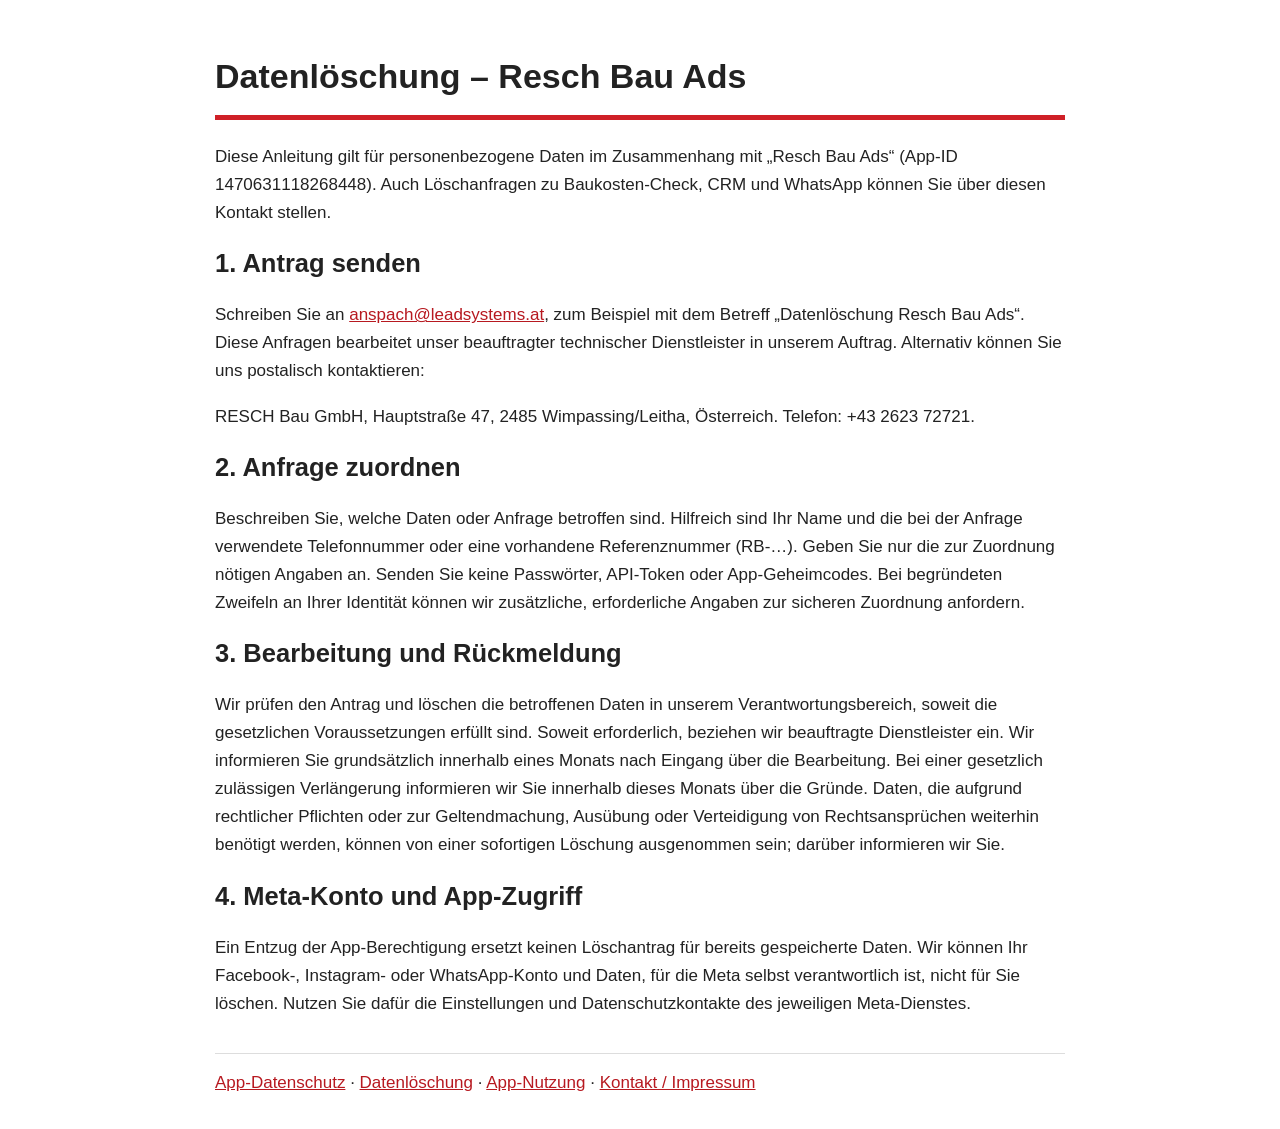
<file: app-datenloeschung.html>
<!doctype html><html lang="de"><head><meta charset="utf-8"><meta name="viewport" content="width=device-width, initial-scale=1"><title>Datenlöschung – Resch Bau Ads</title><style>body{font:17px/1.65 Arial,sans-serif;color:#222;margin:0}main{max-width:850px;margin:auto;padding:32px 20px}h1,h2{line-height:1.25}h1{border-bottom:5px solid #cf2027;padding-bottom:18px}a{color:#b71920}nav{margin-top:35px;border-top:1px solid #ddd;padding-top:15px}</style></head><body><main><h1>Datenlöschung – Resch Bau Ads</h1><p>Diese Anleitung gilt für personenbezogene Daten im Zusammenhang mit „Resch Bau Ads“ (App-ID 1470631118268448). Auch Löschanfragen zu Baukosten-Check, CRM und WhatsApp können Sie über diesen Kontakt stellen.</p>
<h2>1. Antrag senden</h2><p>Schreiben Sie an <a href="mailto:anspach@leadsystems.at?subject=Datenloeschung%20Resch%20Bau%20Ads">anspach@leadsystems.at</a>, zum Beispiel mit dem Betreff „Datenlöschung Resch Bau Ads“. Diese Anfragen bearbeitet unser beauftragter technischer Dienstleister in unserem Auftrag. Alternativ können Sie uns postalisch kontaktieren:</p><p>RESCH Bau GmbH, Hauptstraße 47, 2485 Wimpassing/Leitha, Österreich. Telefon: +43 2623 72721.</p>
<h2>2. Anfrage zuordnen</h2><p>Beschreiben Sie, welche Daten oder Anfrage betroffen sind. Hilfreich sind Ihr Name und die bei der Anfrage verwendete Telefonnummer oder eine vorhandene Referenznummer (RB-…). Geben Sie nur die zur Zuordnung nötigen Angaben an. Senden Sie keine Passwörter, API-Token oder App-Geheimcodes. Bei begründeten Zweifeln an Ihrer Identität können wir zusätzliche, erforderliche Angaben zur sicheren Zuordnung anfordern.</p>
<h2>3. Bearbeitung und Rückmeldung</h2><p>Wir prüfen den Antrag und löschen die betroffenen Daten in unserem Verantwortungsbereich, soweit die gesetzlichen Voraussetzungen erfüllt sind. Soweit erforderlich, beziehen wir beauftragte Dienstleister ein. Wir informieren Sie grundsätzlich innerhalb eines Monats nach Eingang über die Bearbeitung. Bei einer gesetzlich zulässigen Verlängerung informieren wir Sie innerhalb dieses Monats über die Gründe. Daten, die aufgrund rechtlicher Pflichten oder zur Geltendmachung, Ausübung oder Verteidigung von Rechtsansprüchen weiterhin benötigt werden, können von einer sofortigen Löschung ausgenommen sein; darüber informieren wir Sie.</p>
<h2>4. Meta-Konto und App-Zugriff</h2><p>Ein Entzug der App-Berechtigung ersetzt keinen Löschantrag für bereits gespeicherte Daten. Wir können Ihr Facebook-, Instagram- oder WhatsApp-Konto und Daten, für die Meta selbst verantwortlich ist, nicht für Sie löschen. Nutzen Sie dafür die Einstellungen und Datenschutzkontakte des jeweiligen Meta-Dienstes.</p><nav><a href="app-datenschutz.html">App-Datenschutz</a> · <a href="app-datenloeschung.html">Datenlöschung</a> · <a href="app-nutzungsbedingungen.html">App-Nutzung</a> · <a href="https://www.reschbau.at/kontakt">Kontakt / Impressum</a></nav></main></body></html>
</file>
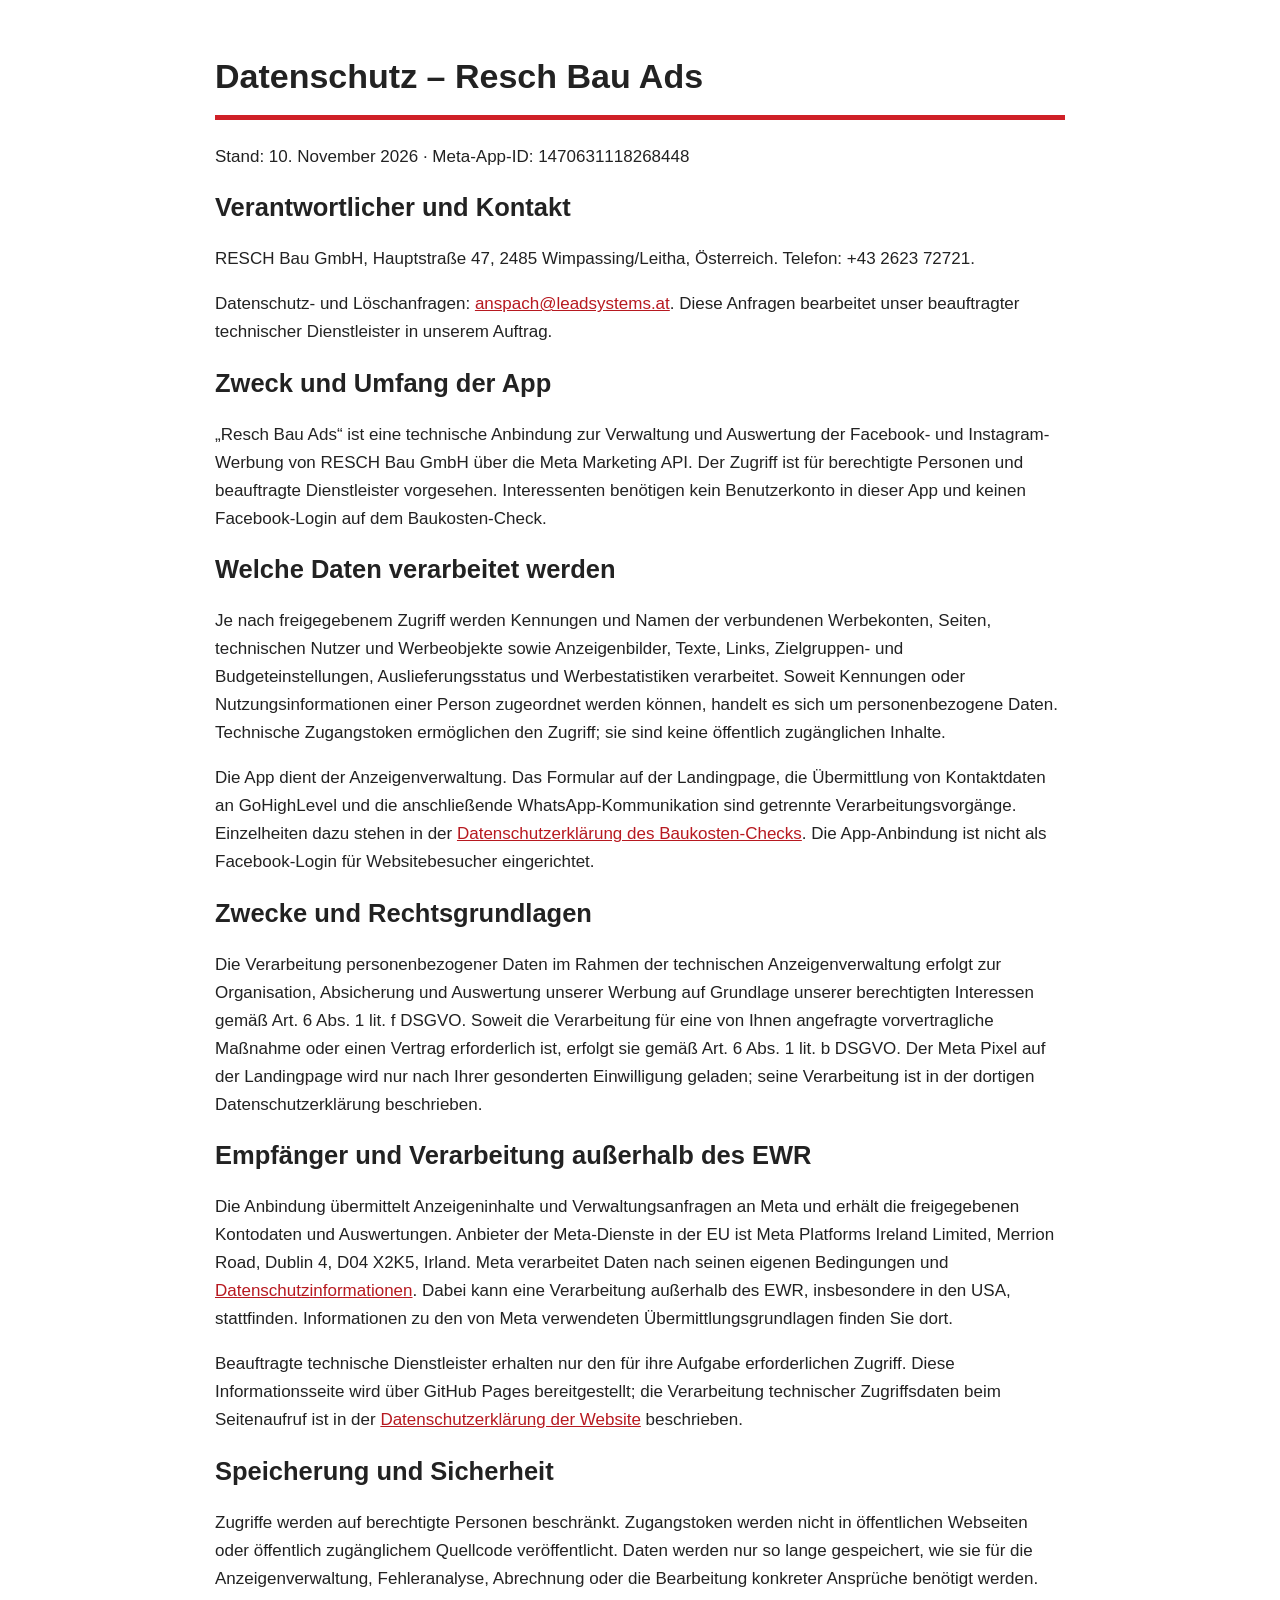
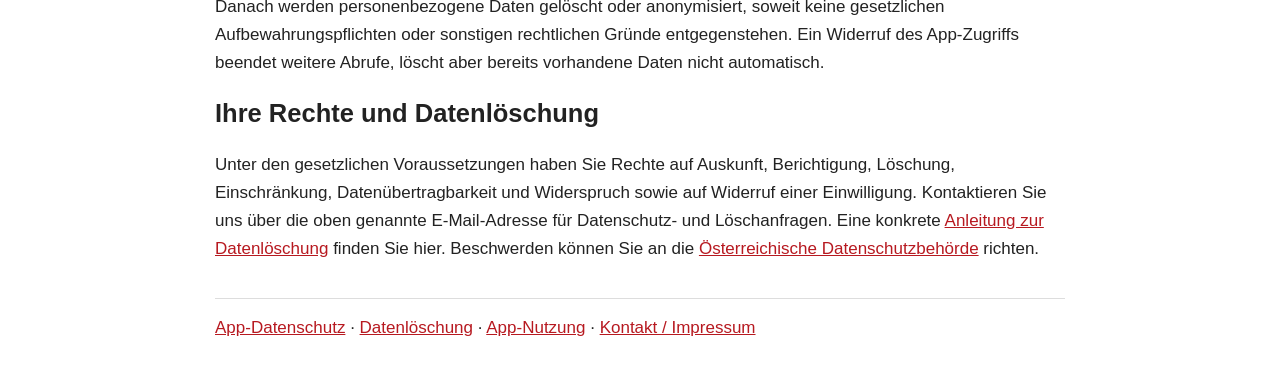
<file: app-datenschutz.html>
<!doctype html><html lang="de"><head><meta charset="utf-8"><meta name="viewport" content="width=device-width, initial-scale=1"><title>Datenschutz – Resch Bau Ads</title><style>body{font:17px/1.65 Arial,sans-serif;color:#222;margin:0}main{max-width:850px;margin:auto;padding:32px 20px}h1,h2{line-height:1.25}h1{border-bottom:5px solid #cf2027;padding-bottom:18px}a{color:#b71920}nav{margin-top:35px;border-top:1px solid #ddd;padding-top:15px}</style></head><body><main><h1>Datenschutz – Resch Bau Ads</h1><p>Stand: 10. November 2026 · Meta-App-ID: 1470631118268448</p>
<h2>Verantwortlicher und Kontakt</h2><p>RESCH Bau GmbH, Hauptstraße 47, 2485 Wimpassing/Leitha, Österreich. Telefon: +43 2623 72721.</p><p>Datenschutz- und Löschanfragen: <a href="mailto:anspach@leadsystems.at">anspach@leadsystems.at</a>. Diese Anfragen bearbeitet unser beauftragter technischer Dienstleister in unserem Auftrag.</p>
<h2>Zweck und Umfang der App</h2><p>„Resch Bau Ads“ ist eine technische Anbindung zur Verwaltung und Auswertung der Facebook- und Instagram-Werbung von RESCH Bau GmbH über die Meta Marketing API. Der Zugriff ist für berechtigte Personen und beauftragte Dienstleister vorgesehen. Interessenten benötigen kein Benutzerkonto in dieser App und keinen Facebook-Login auf dem Baukosten-Check.</p>
<h2>Welche Daten verarbeitet werden</h2><p>Je nach freigegebenem Zugriff werden Kennungen und Namen der verbundenen Werbekonten, Seiten, technischen Nutzer und Werbeobjekte sowie Anzeigenbilder, Texte, Links, Zielgruppen- und Budgeteinstellungen, Auslieferungsstatus und Werbestatistiken verarbeitet. Soweit Kennungen oder Nutzungsinformationen einer Person zugeordnet werden können, handelt es sich um personenbezogene Daten. Technische Zugangstoken ermöglichen den Zugriff; sie sind keine öffentlich zugänglichen Inhalte.</p>
<p>Die App dient der Anzeigenverwaltung. Das Formular auf der Landingpage, die Übermittlung von Kontaktdaten an GoHighLevel und die anschließende WhatsApp-Kommunikation sind getrennte Verarbeitungsvorgänge. Einzelheiten dazu stehen in der <a href="datenschutz.html">Datenschutzerklärung des Baukosten-Checks</a>. Die App-Anbindung ist nicht als Facebook-Login für Websitebesucher eingerichtet.</p>
<h2>Zwecke und Rechtsgrundlagen</h2><p>Die Verarbeitung personenbezogener Daten im Rahmen der technischen Anzeigenverwaltung erfolgt zur Organisation, Absicherung und Auswertung unserer Werbung auf Grundlage unserer berechtigten Interessen gemäß Art. 6 Abs. 1 lit. f DSGVO. Soweit die Verarbeitung für eine von Ihnen angefragte vorvertragliche Maßnahme oder einen Vertrag erforderlich ist, erfolgt sie gemäß Art. 6 Abs. 1 lit. b DSGVO. Der Meta Pixel auf der Landingpage wird nur nach Ihrer gesonderten Einwilligung geladen; seine Verarbeitung ist in der dortigen Datenschutzerklärung beschrieben.</p>
<h2>Empfänger und Verarbeitung außerhalb des EWR</h2><p>Die Anbindung übermittelt Anzeigeninhalte und Verwaltungsanfragen an Meta und erhält die freigegebenen Kontodaten und Auswertungen. Anbieter der Meta-Dienste in der EU ist Meta Platforms Ireland Limited, Merrion Road, Dublin 4, D04 X2K5, Irland. Meta verarbeitet Daten nach seinen eigenen Bedingungen und <a href="https://www.facebook.com/privacy/policy/">Datenschutzinformationen</a>. Dabei kann eine Verarbeitung außerhalb des EWR, insbesondere in den USA, stattfinden. Informationen zu den von Meta verwendeten Übermittlungsgrundlagen finden Sie dort.</p>
<p>Beauftragte technische Dienstleister erhalten nur den für ihre Aufgabe erforderlichen Zugriff. Diese Informationsseite wird über GitHub Pages bereitgestellt; die Verarbeitung technischer Zugriffsdaten beim Seitenaufruf ist in der <a href="datenschutz.html">Datenschutzerklärung der Website</a> beschrieben.</p>
<h2>Speicherung und Sicherheit</h2><p>Zugriffe werden auf berechtigte Personen beschränkt. Zugangstoken werden nicht in öffentlichen Webseiten oder öffentlich zugänglichem Quellcode veröffentlicht. Daten werden nur so lange gespeichert, wie sie für die Anzeigenverwaltung, Fehleranalyse, Abrechnung oder die Bearbeitung konkreter Ansprüche benötigt werden. Danach werden personenbezogene Daten gelöscht oder anonymisiert, soweit keine gesetzlichen Aufbewahrungspflichten oder sonstigen rechtlichen Gründe entgegenstehen. Ein Widerruf des App-Zugriffs beendet weitere Abrufe, löscht aber bereits vorhandene Daten nicht automatisch.</p>
<h2>Ihre Rechte und Datenlöschung</h2><p>Unter den gesetzlichen Voraussetzungen haben Sie Rechte auf Auskunft, Berichtigung, Löschung, Einschränkung, Datenübertragbarkeit und Widerspruch sowie auf Widerruf einer Einwilligung. Kontaktieren Sie uns über die oben genannte E-Mail-Adresse für Datenschutz- und Löschanfragen. Eine konkrete <a href="app-datenloeschung.html">Anleitung zur Datenlöschung</a> finden Sie hier. Beschwerden können Sie an die <a href="https://dsb.gv.at/">Österreichische Datenschutzbehörde</a> richten.</p><nav><a href="app-datenschutz.html">App-Datenschutz</a> · <a href="app-datenloeschung.html">Datenlöschung</a> · <a href="app-nutzungsbedingungen.html">App-Nutzung</a> · <a href="https://www.reschbau.at/kontakt">Kontakt / Impressum</a></nav></main></body></html>
</file>
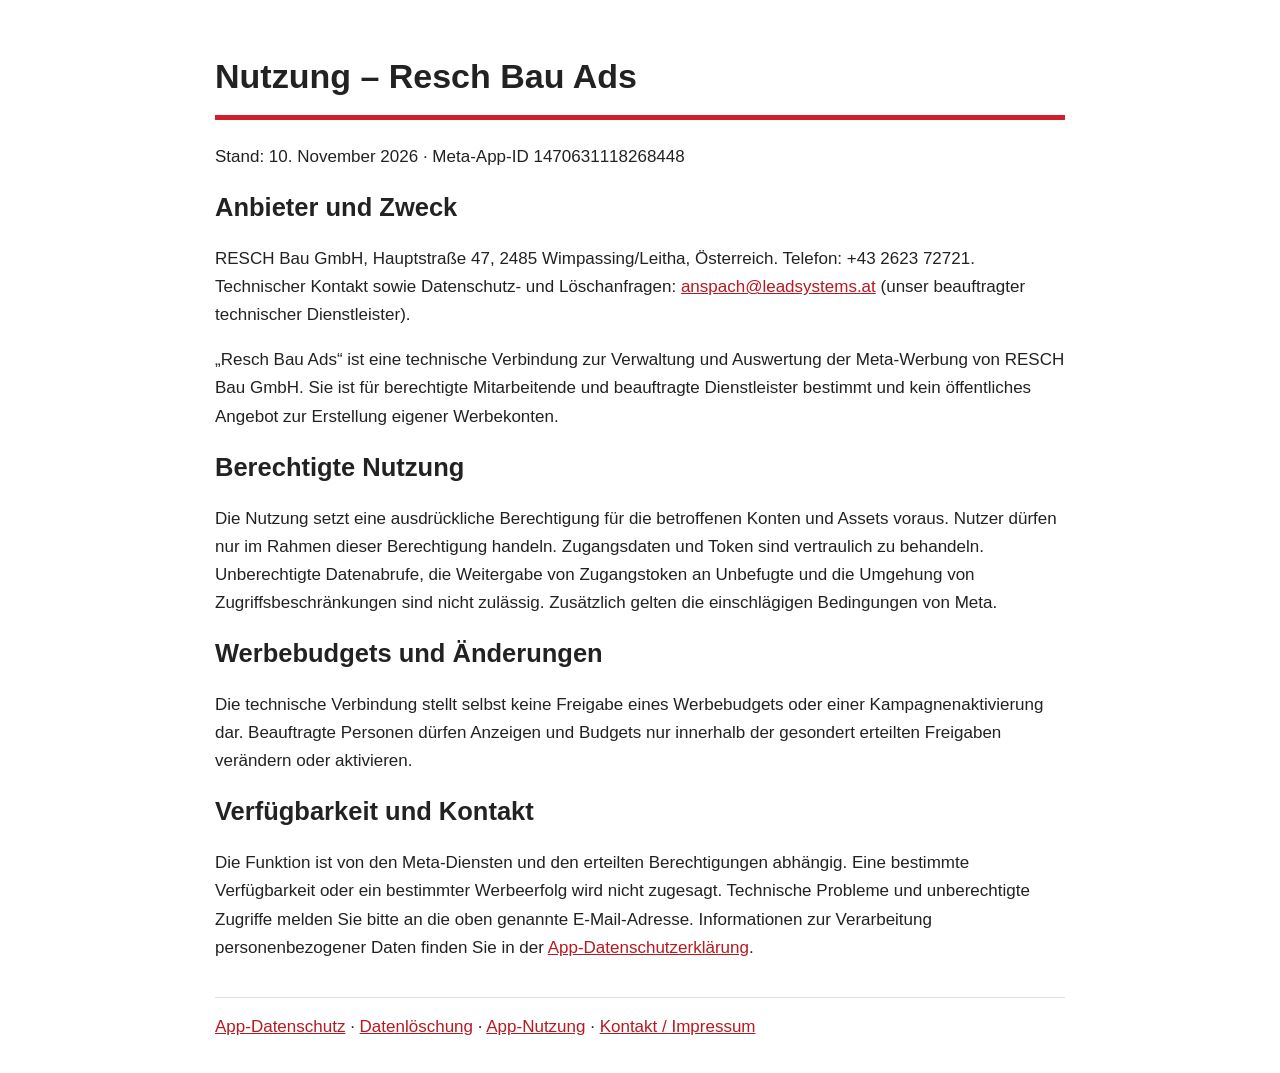
<file: app-nutzungsbedingungen.html>
<!doctype html><html lang="de"><head><meta charset="utf-8"><meta name="viewport" content="width=device-width, initial-scale=1"><title>Nutzung – Resch Bau Ads</title><style>body{font:17px/1.65 Arial,sans-serif;color:#222;margin:0}main{max-width:850px;margin:auto;padding:32px 20px}h1,h2{line-height:1.25}h1{border-bottom:5px solid #cf2027;padding-bottom:18px}a{color:#b71920}nav{margin-top:35px;border-top:1px solid #ddd;padding-top:15px}</style></head><body><main><h1>Nutzung – Resch Bau Ads</h1><p>Stand: 10. November 2026 · Meta-App-ID 1470631118268448</p>
<h2>Anbieter und Zweck</h2><p>RESCH Bau GmbH, Hauptstraße 47, 2485 Wimpassing/Leitha, Österreich. Telefon: +43 2623 72721. Technischer Kontakt sowie Datenschutz- und Löschanfragen: <a href="mailto:anspach@leadsystems.at">anspach@leadsystems.at</a> (unser beauftragter technischer Dienstleister).</p>
<p>„Resch Bau Ads“ ist eine technische Verbindung zur Verwaltung und Auswertung der Meta-Werbung von RESCH Bau GmbH. Sie ist für berechtigte Mitarbeitende und beauftragte Dienstleister bestimmt und kein öffentliches Angebot zur Erstellung eigener Werbekonten.</p>
<h2>Berechtigte Nutzung</h2><p>Die Nutzung setzt eine ausdrückliche Berechtigung für die betroffenen Konten und Assets voraus. Nutzer dürfen nur im Rahmen dieser Berechtigung handeln. Zugangsdaten und Token sind vertraulich zu behandeln. Unberechtigte Datenabrufe, die Weitergabe von Zugangstoken an Unbefugte und die Umgehung von Zugriffsbeschränkungen sind nicht zulässig. Zusätzlich gelten die einschlägigen Bedingungen von Meta.</p>
<h2>Werbebudgets und Änderungen</h2><p>Die technische Verbindung stellt selbst keine Freigabe eines Werbebudgets oder einer Kampagnenaktivierung dar. Beauftragte Personen dürfen Anzeigen und Budgets nur innerhalb der gesondert erteilten Freigaben verändern oder aktivieren.</p>
<h2>Verfügbarkeit und Kontakt</h2><p>Die Funktion ist von den Meta-Diensten und den erteilten Berechtigungen abhängig. Eine bestimmte Verfügbarkeit oder ein bestimmter Werbeerfolg wird nicht zugesagt. Technische Probleme und unberechtigte Zugriffe melden Sie bitte an die oben genannte E-Mail-Adresse. Informationen zur Verarbeitung personenbezogener Daten finden Sie in der <a href="app-datenschutz.html">App-Datenschutzerklärung</a>.</p><nav><a href="app-datenschutz.html">App-Datenschutz</a> · <a href="app-datenloeschung.html">Datenlöschung</a> · <a href="app-nutzungsbedingungen.html">App-Nutzung</a> · <a href="https://www.reschbau.at/kontakt">Kontakt / Impressum</a></nav></main></body></html>
</file>
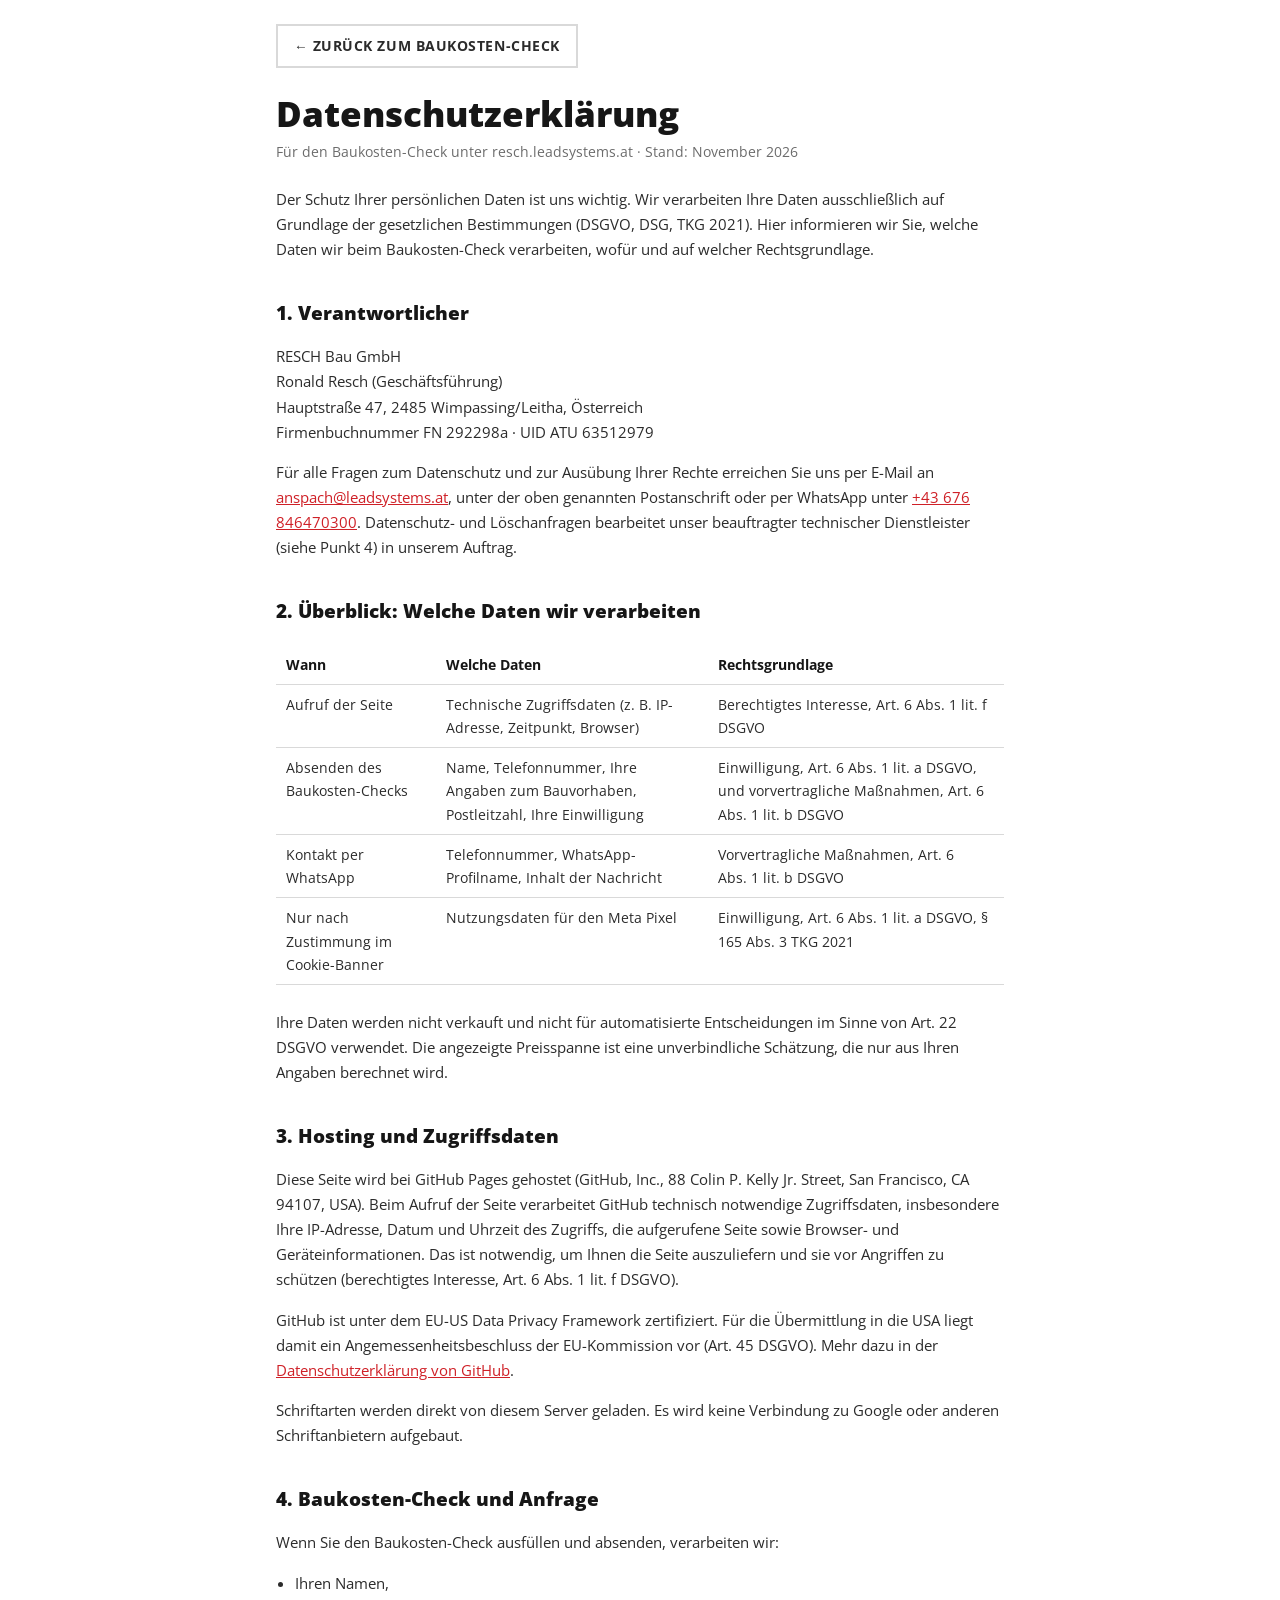
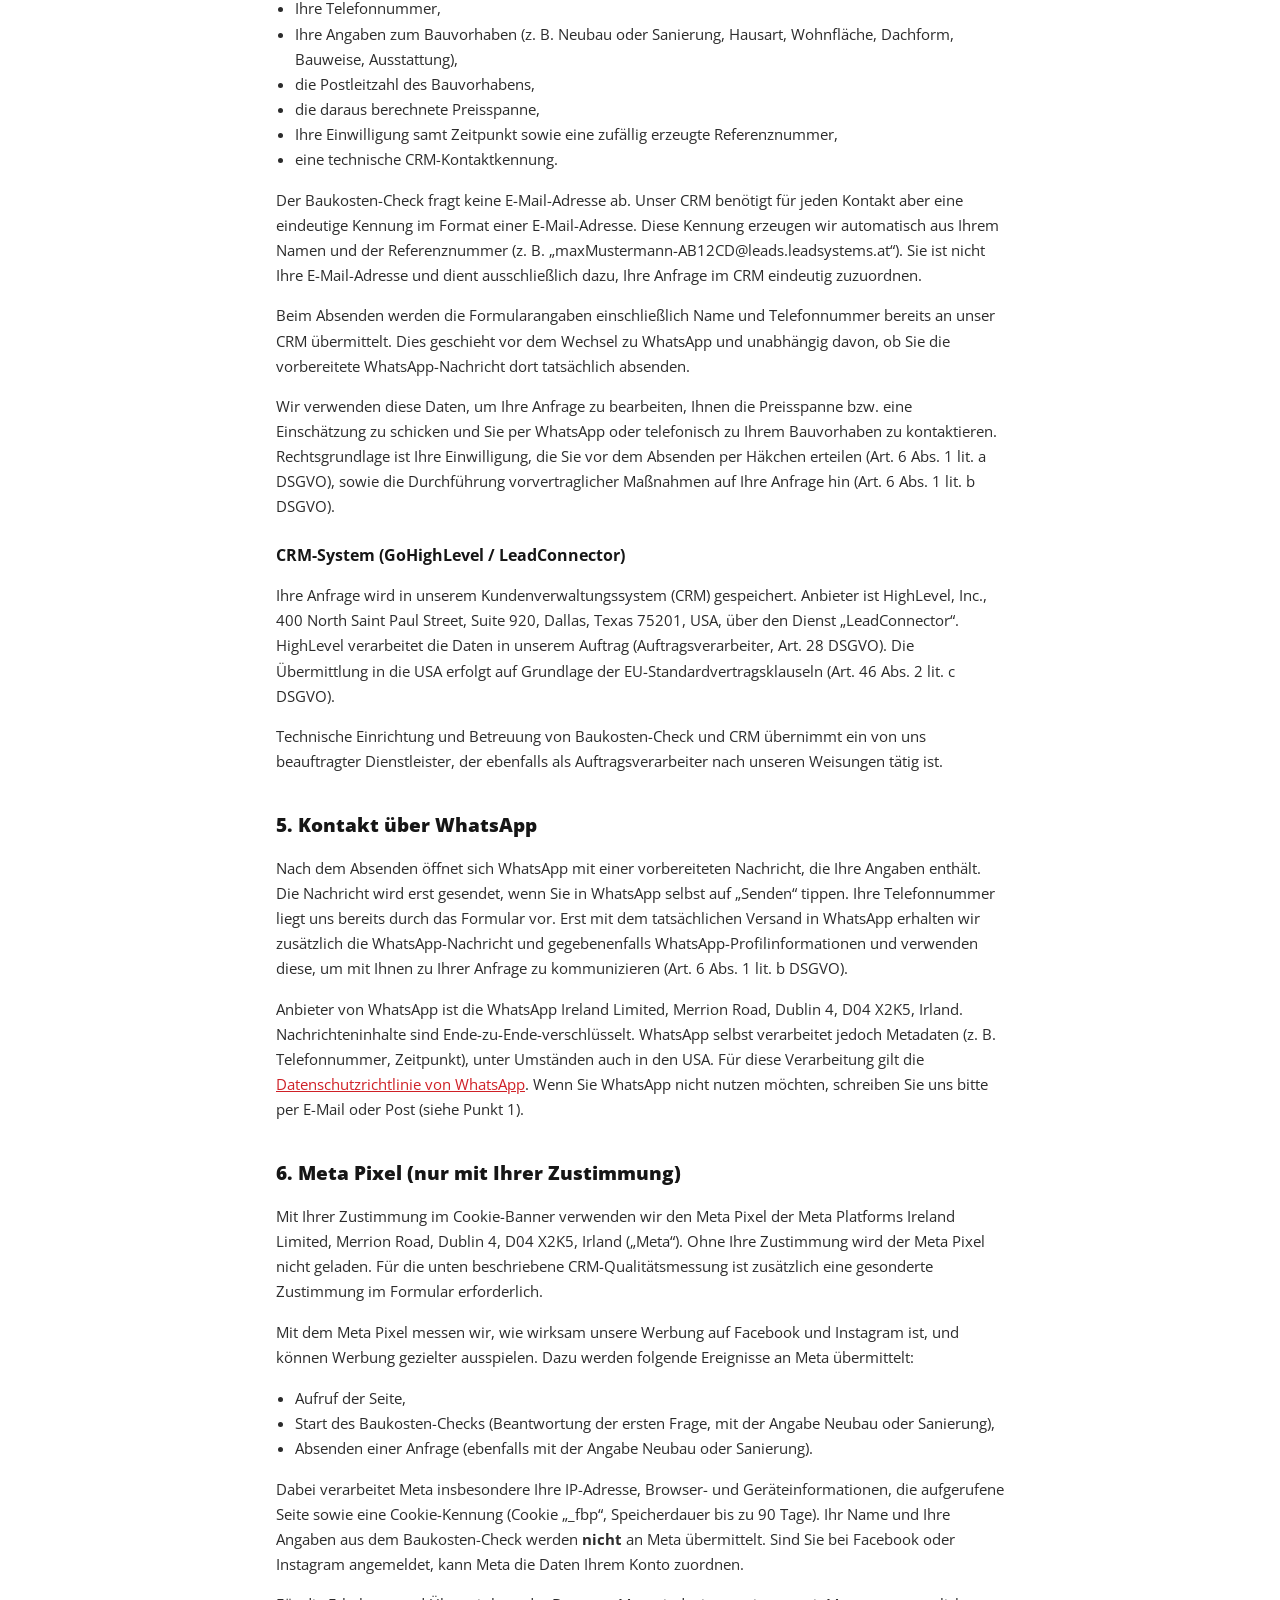
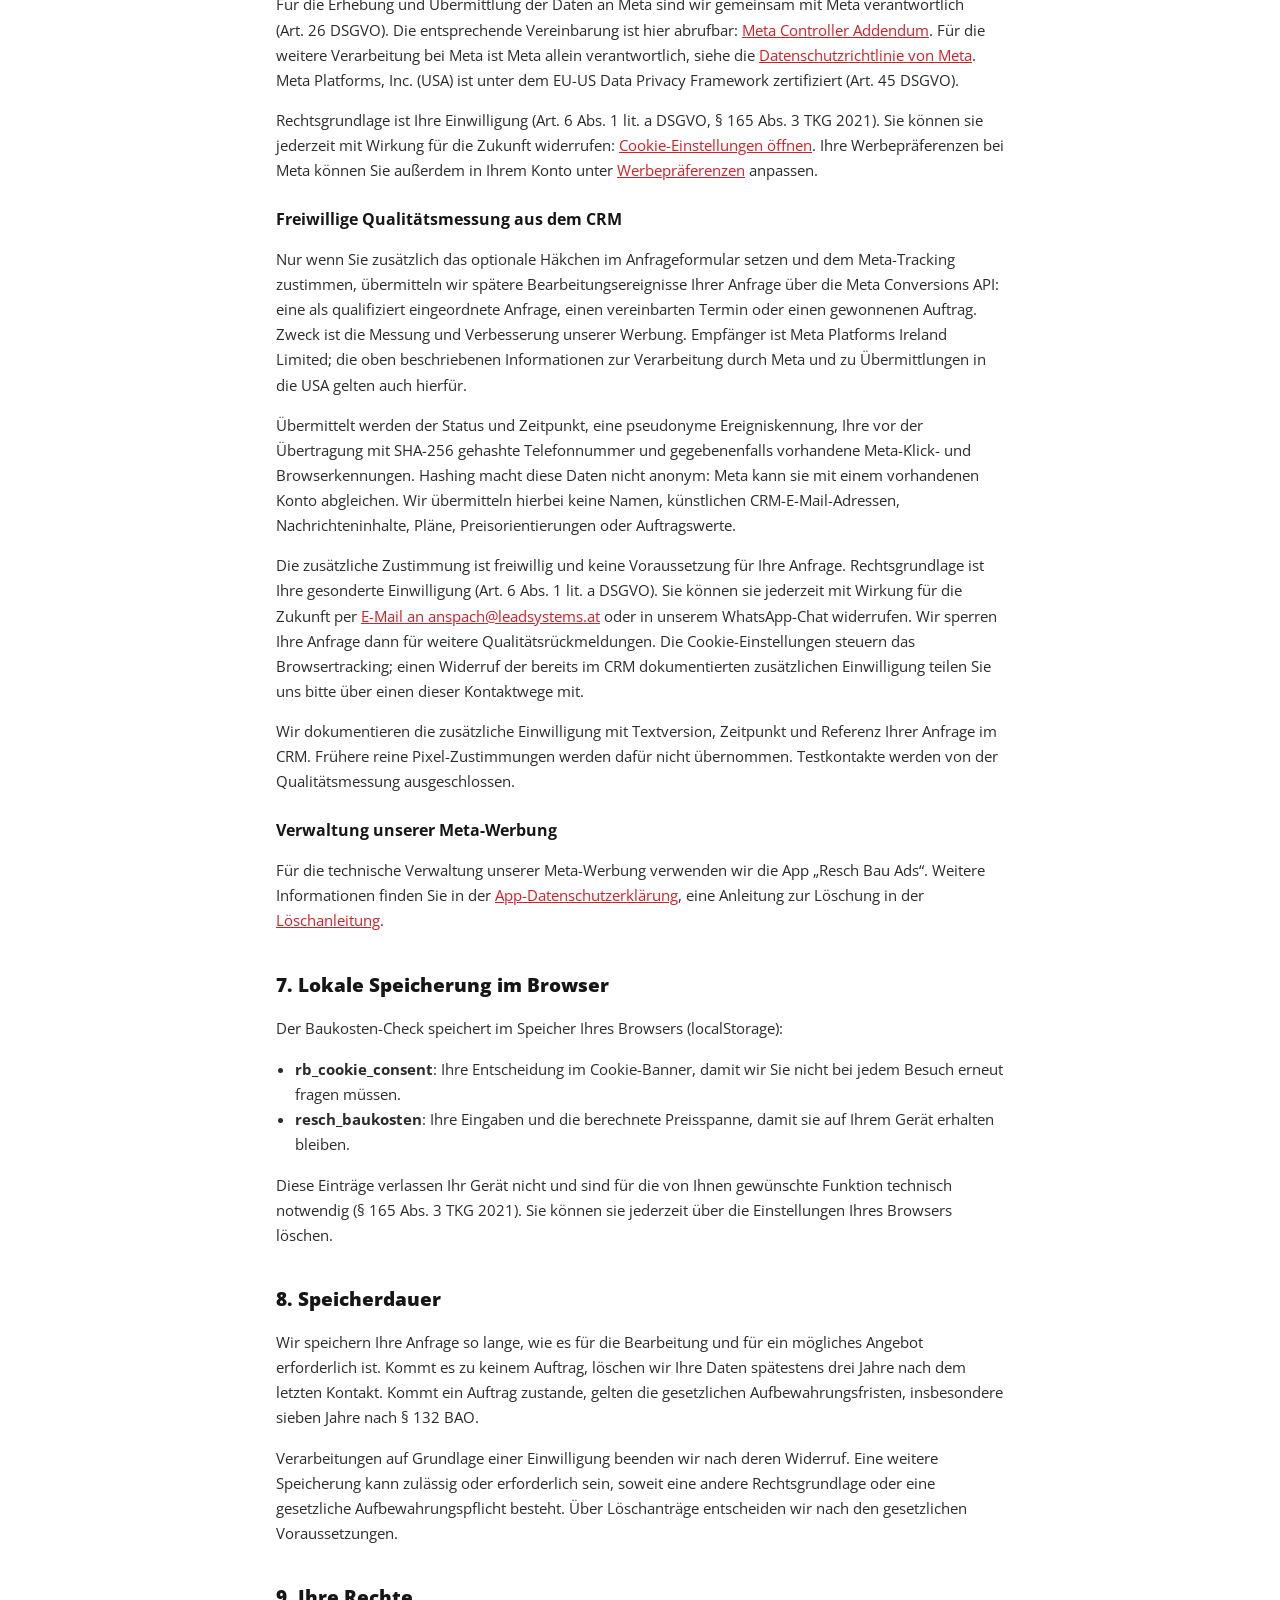
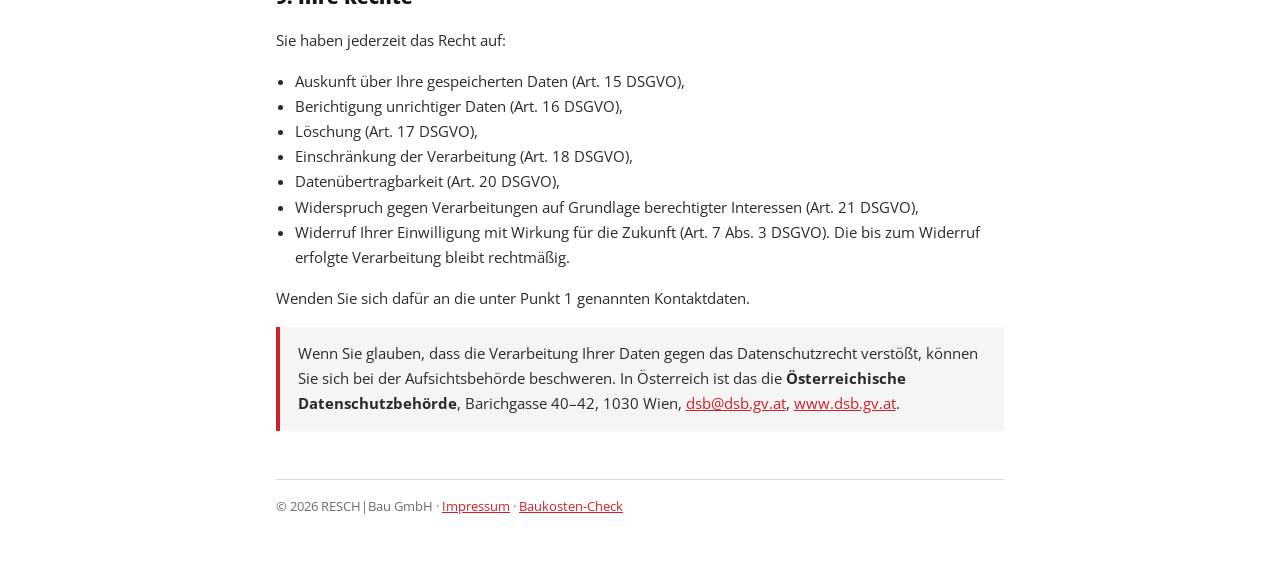
<file: datenschutz.html>
<!DOCTYPE html>
<html lang="de">
<head>
<meta charset="UTF-8" />
<meta name="viewport" content="width=device-width, initial-scale=1.0, viewport-fit=cover" />
<title>Datenschutzerklärung | RESCH|Bau – Baukosten-Check</title>
<meta name="robots" content="noindex" />
<link href="fonts/fonts.css" rel="stylesheet" />
<style>
  :root { --red:#cf2027; --black:#161616; --ink:#2b2b2b; --muted:#6c6c6c; --line:#d9d9d9; --box:#f5f5f5; }
  * { box-sizing:border-box; }
  body { margin:0; font-family:'Open Sans',Arial,Helvetica,sans-serif; color:var(--ink); background:#fff; line-height:1.65; -webkit-font-smoothing:antialiased; }
  .wrap { max-width:760px; margin:0 auto; padding:1.5rem 16px 3rem; }
  .back { display:inline-block; margin-bottom:1.5rem; padding:.55rem 1rem; border:2px solid var(--line); color:var(--ink); text-decoration:none; font-weight:700; font-size:.85rem; text-transform:uppercase; letter-spacing:.04em; }
  .back:hover { border-color:var(--red); color:var(--red); }
  h1 { font-size:clamp(1.6rem,4vw,2.2rem); font-weight:800; color:var(--black); line-height:1.2; margin:0 0 .4rem; }
  h2 { font-size:1.2rem; font-weight:800; color:var(--black); margin:2.2rem 0 .5rem; }
  h3 { font-size:1rem; font-weight:700; color:var(--black); margin:1.4rem 0 .3rem; }
  p, li { font-size:.95rem; }
  ul { padding-left:1.2rem; }
  a { color:var(--red); }
  .stand { color:var(--muted); font-size:.85rem; margin:0 0 1.5rem; }
  .box { background:var(--box); border-left:4px solid var(--red); padding:.9rem 1.1rem; margin:1rem 0; }
  .box p { margin:0; }
  table { width:100%; border-collapse:collapse; font-size:.88rem; margin:.6rem 0; }
  th, td { text-align:left; vertical-align:top; padding:.5rem .6rem; border-bottom:1px solid var(--line); }
  th { font-weight:700; color:var(--black); }
  .tablewrap { overflow-x:auto; }
  button.link { background:none; border:0; padding:0; font:inherit; color:var(--red); text-decoration:underline; cursor:pointer; }
  footer { border-top:1px solid var(--line); margin-top:3rem; padding-top:1rem; color:var(--muted); font-size:.82rem; }
</style>
</head>
<body>
<main class="wrap">
  <a class="back" href="./">← Zurück zum Baukosten-Check</a>

  <h1>Datenschutzerklärung</h1>
  <p class="stand">Für den Baukosten-Check unter resch.leadsystems.at · Stand: November 2026</p>

  <p>Der Schutz Ihrer persönlichen Daten ist uns wichtig. Wir verarbeiten Ihre Daten ausschließlich auf Grundlage der gesetzlichen Bestimmungen (DSGVO, DSG, TKG 2021). Hier informieren wir Sie, welche Daten wir beim Baukosten-Check verarbeiten, wofür und auf welcher Rechtsgrundlage.</p>

  <h2>1. Verantwortlicher</h2>
  <p>RESCH Bau GmbH<br />
  Ronald Resch (Geschäftsführung)<br />
  Hauptstraße 47, 2485 Wimpassing/Leitha, Österreich<br />
  Firmenbuchnummer FN 292298a · UID ATU 63512979</p>
  <p>Für alle Fragen zum Datenschutz und zur Ausübung Ihrer Rechte erreichen Sie uns per E-Mail an <a href="mailto:anspach@leadsystems.at">anspach@leadsystems.at</a>, unter der oben genannten Postanschrift oder per WhatsApp unter <a href="https://wa.me/43676846470300">+43 676 846470300</a>. Datenschutz- und Löschanfragen bearbeitet unser beauftragter technischer Dienstleister (siehe Punkt 4) in unserem Auftrag.</p>

  <h2>2. Überblick: Welche Daten wir verarbeiten</h2>
  <div class="tablewrap">
  <table>
    <tr><th>Wann</th><th>Welche Daten</th><th>Rechtsgrundlage</th></tr>
    <tr><td>Aufruf der Seite</td><td>Technische Zugriffsdaten (z.&nbsp;B. IP-Adresse, Zeitpunkt, Browser)</td><td>Berechtigtes Interesse, Art.&nbsp;6 Abs.&nbsp;1 lit.&nbsp;f DSGVO</td></tr>
    <tr><td>Absenden des Baukosten-Checks</td><td>Name, Telefonnummer, Ihre Angaben zum Bauvorhaben, Postleitzahl, Ihre Einwilligung</td><td>Einwilligung, Art.&nbsp;6 Abs.&nbsp;1 lit.&nbsp;a DSGVO, und vorvertragliche Maßnahmen, Art.&nbsp;6 Abs.&nbsp;1 lit.&nbsp;b DSGVO</td></tr>
    <tr><td>Kontakt per WhatsApp</td><td>Telefonnummer, WhatsApp-Profilname, Inhalt der Nachricht</td><td>Vorvertragliche Maßnahmen, Art.&nbsp;6 Abs.&nbsp;1 lit.&nbsp;b DSGVO</td></tr>
    <tr><td>Nur nach Zustimmung im Cookie-Banner</td><td>Nutzungsdaten für den Meta Pixel</td><td>Einwilligung, Art.&nbsp;6 Abs.&nbsp;1 lit.&nbsp;a DSGVO, § 165 Abs.&nbsp;3 TKG 2021</td></tr>
  </table>
  </div>
  <p>Ihre Daten werden nicht verkauft und nicht für automatisierte Entscheidungen im Sinne von Art.&nbsp;22 DSGVO verwendet. Die angezeigte Preisspanne ist eine unverbindliche Schätzung, die nur aus Ihren Angaben berechnet wird.</p>

  <h2>3. Hosting und Zugriffsdaten</h2>
  <p>Diese Seite wird bei GitHub Pages gehostet (GitHub, Inc., 88 Colin P. Kelly Jr. Street, San Francisco, CA 94107, USA). Beim Aufruf der Seite verarbeitet GitHub technisch notwendige Zugriffsdaten, insbesondere Ihre IP-Adresse, Datum und Uhrzeit des Zugriffs, die aufgerufene Seite sowie Browser- und Geräteinformationen. Das ist notwendig, um Ihnen die Seite auszuliefern und sie vor Angriffen zu schützen (berechtigtes Interesse, Art.&nbsp;6 Abs.&nbsp;1 lit.&nbsp;f DSGVO).</p>
  <p>GitHub ist unter dem EU-US Data Privacy Framework zertifiziert. Für die Übermittlung in die USA liegt damit ein Angemessenheitsbeschluss der EU-Kommission vor (Art.&nbsp;45 DSGVO). Mehr dazu in der <a href="https://docs.github.com/de/site-policy/privacy-policies/github-general-privacy-statement" target="_blank" rel="noopener">Datenschutzerklärung von GitHub</a>.</p>
  <p>Schriftarten werden direkt von diesem Server geladen. Es wird keine Verbindung zu Google oder anderen Schriftanbietern aufgebaut.</p>

  <h2>4. Baukosten-Check und Anfrage</h2>
  <p>Wenn Sie den Baukosten-Check ausfüllen und absenden, verarbeiten wir:</p>
  <ul>
    <li>Ihren Namen,</li>
    <li>Ihre Telefonnummer,</li>
    <li>Ihre Angaben zum Bauvorhaben (z.&nbsp;B. Neubau oder Sanierung, Hausart, Wohnfläche, Dachform, Bauweise, Ausstattung),</li>
    <li>die Postleitzahl des Bauvorhabens,</li>
    <li>die daraus berechnete Preisspanne,</li>
    <li>Ihre Einwilligung samt Zeitpunkt sowie eine zufällig erzeugte Referenznummer,</li>
    <li>eine technische CRM-Kontaktkennung.</li>
  </ul>
  <p>Der Baukosten-Check fragt keine E-Mail-Adresse ab. Unser CRM benötigt für jeden Kontakt aber eine eindeutige Kennung im Format einer E-Mail-Adresse. Diese Kennung erzeugen wir automatisch aus Ihrem Namen und der Referenznummer (z.&nbsp;B. „maxMustermann-AB12CD@leads.leadsystems.at“). Sie ist nicht Ihre E-Mail-Adresse und dient ausschließlich dazu, Ihre Anfrage im CRM eindeutig zuzuordnen.</p>
  <p>Beim Absenden werden die Formularangaben einschließlich Name und Telefonnummer bereits an unser CRM übermittelt. Dies geschieht vor dem Wechsel zu WhatsApp und unabhängig davon, ob Sie die vorbereitete WhatsApp-Nachricht dort tatsächlich absenden.</p>
  <p>Wir verwenden diese Daten, um Ihre Anfrage zu bearbeiten, Ihnen die Preisspanne bzw. eine Einschätzung zu schicken und Sie per WhatsApp oder telefonisch zu Ihrem Bauvorhaben zu kontaktieren. Rechtsgrundlage ist Ihre Einwilligung, die Sie vor dem Absenden per Häkchen erteilen (Art.&nbsp;6 Abs.&nbsp;1 lit.&nbsp;a DSGVO), sowie die Durchführung vorvertraglicher Maßnahmen auf Ihre Anfrage hin (Art.&nbsp;6 Abs.&nbsp;1 lit.&nbsp;b DSGVO).</p>

  <h3>CRM-System (GoHighLevel / LeadConnector)</h3>
  <p>Ihre Anfrage wird in unserem Kundenverwaltungssystem (CRM) gespeichert. Anbieter ist HighLevel, Inc., 400 North Saint Paul Street, Suite 920, Dallas, Texas 75201, USA, über den Dienst „LeadConnector“. HighLevel verarbeitet die Daten in unserem Auftrag (Auftragsverarbeiter, Art.&nbsp;28 DSGVO). Die Übermittlung in die USA erfolgt auf Grundlage der EU-Standardvertragsklauseln (Art.&nbsp;46 Abs.&nbsp;2 lit.&nbsp;c DSGVO).</p>
  <p>Technische Einrichtung und Betreuung von Baukosten-Check und CRM übernimmt ein von uns beauftragter Dienstleister, der ebenfalls als Auftragsverarbeiter nach unseren Weisungen tätig ist.</p>

  <h2>5. Kontakt über WhatsApp</h2>
  <p>Nach dem Absenden öffnet sich WhatsApp mit einer vorbereiteten Nachricht, die Ihre Angaben enthält. Die Nachricht wird erst gesendet, wenn Sie in WhatsApp selbst auf „Senden“ tippen. Ihre Telefonnummer liegt uns bereits durch das Formular vor. Erst mit dem tatsächlichen Versand in WhatsApp erhalten wir zusätzlich die WhatsApp-Nachricht und gegebenenfalls WhatsApp-Profilinformationen und verwenden diese, um mit Ihnen zu Ihrer Anfrage zu kommunizieren (Art.&nbsp;6 Abs.&nbsp;1 lit.&nbsp;b DSGVO).</p>
  <p>Anbieter von WhatsApp ist die WhatsApp Ireland Limited, Merrion Road, Dublin 4, D04 X2K5, Irland. Nachrichteninhalte sind Ende-zu-Ende-verschlüsselt. WhatsApp selbst verarbeitet jedoch Metadaten (z.&nbsp;B. Telefonnummer, Zeitpunkt), unter Umständen auch in den USA. Für diese Verarbeitung gilt die <a href="https://www.whatsapp.com/legal/privacy-policy-eea" target="_blank" rel="noopener">Datenschutzrichtlinie von WhatsApp</a>. Wenn Sie WhatsApp nicht nutzen möchten, schreiben Sie uns bitte per E-Mail oder Post (siehe Punkt 1).</p>

  <h2>6. Meta Pixel (nur mit Ihrer Zustimmung)</h2>
  <p>Mit Ihrer Zustimmung im Cookie-Banner verwenden wir den Meta Pixel der Meta Platforms Ireland Limited, Merrion Road, Dublin 4, D04 X2K5, Irland („Meta“). Ohne Ihre Zustimmung wird der Meta Pixel nicht geladen. Für die unten beschriebene CRM-Qualitätsmessung ist zusätzlich eine gesonderte Zustimmung im Formular erforderlich.</p>
  <p>Mit dem Meta Pixel messen wir, wie wirksam unsere Werbung auf Facebook und Instagram ist, und können Werbung gezielter ausspielen. Dazu werden folgende Ereignisse an Meta übermittelt:</p>
  <ul>
    <li>Aufruf der Seite,</li>
    <li>Start des Baukosten-Checks (Beantwortung der ersten Frage, mit der Angabe Neubau oder Sanierung),</li>
    <li>Absenden einer Anfrage (ebenfalls mit der Angabe Neubau oder Sanierung).</li>
  </ul>
  <p>Dabei verarbeitet Meta insbesondere Ihre IP-Adresse, Browser- und Geräteinformationen, die aufgerufene Seite sowie eine Cookie-Kennung (Cookie „_fbp“, Speicherdauer bis zu 90 Tage). Ihr Name und Ihre Angaben aus dem Baukosten-Check werden <strong>nicht</strong> an Meta übermittelt. Sind Sie bei Facebook oder Instagram angemeldet, kann Meta die Daten Ihrem Konto zuordnen.</p>
  <p>Für die Erhebung und Übermittlung der Daten an Meta sind wir gemeinsam mit Meta verantwortlich (Art.&nbsp;26 DSGVO). Die entsprechende Vereinbarung ist hier abrufbar: <a href="https://www.facebook.com/legal/controller_addendum" target="_blank" rel="noopener">Meta Controller Addendum</a>. Für die weitere Verarbeitung bei Meta ist Meta allein verantwortlich, siehe die <a href="https://www.facebook.com/privacy/policy/" target="_blank" rel="noopener">Datenschutzrichtlinie von Meta</a>. Meta Platforms, Inc. (USA) ist unter dem EU-US Data Privacy Framework zertifiziert (Art.&nbsp;45 DSGVO).</p>
  <p>Rechtsgrundlage ist Ihre Einwilligung (Art.&nbsp;6 Abs.&nbsp;1 lit.&nbsp;a DSGVO, § 165 Abs.&nbsp;3 TKG 2021). Sie können sie jederzeit mit Wirkung für die Zukunft widerrufen: <button type="button" class="link" id="cookieSettings">Cookie-Einstellungen öffnen</button>. Ihre Werbepräferenzen bei Meta können Sie außerdem in Ihrem Konto unter <a href="https://www.facebook.com/adpreferences" target="_blank" rel="noopener">Werbepräferenzen</a> anpassen.</p>
  <h3 id="crm-meta">Freiwillige Qualitätsmessung aus dem CRM</h3>
  <p>Nur wenn Sie zusätzlich das optionale Häkchen im Anfrageformular setzen und dem Meta-Tracking zustimmen, übermitteln wir spätere Bearbeitungsereignisse Ihrer Anfrage über die Meta Conversions API: eine als qualifiziert eingeordnete Anfrage, einen vereinbarten Termin oder einen gewonnenen Auftrag. Zweck ist die Messung und Verbesserung unserer Werbung. Empfänger ist Meta Platforms Ireland Limited; die oben beschriebenen Informationen zur Verarbeitung durch Meta und zu Übermittlungen in die USA gelten auch hierfür.</p>
  <p>Übermittelt werden der Status und Zeitpunkt, eine pseudonyme Ereigniskennung, Ihre vor der Übertragung mit SHA-256 gehashte Telefonnummer und gegebenenfalls vorhandene Meta-Klick- und Browserkennungen. Hashing macht diese Daten nicht anonym: Meta kann sie mit einem vorhandenen Konto abgleichen. Wir übermitteln hierbei keine Namen, künstlichen CRM-E-Mail-Adressen, Nachrichteninhalte, Pläne, Preisorientierungen oder Auftragswerte.</p>
  <p>Die zusätzliche Zustimmung ist freiwillig und keine Voraussetzung für Ihre Anfrage. Rechtsgrundlage ist Ihre gesonderte Einwilligung (Art.&nbsp;6 Abs.&nbsp;1 lit.&nbsp;a DSGVO). Sie können sie jederzeit mit Wirkung für die Zukunft per <a href="mailto:anspach@leadsystems.at?subject=Widerruf%20Meta-Qualit%C3%A4tsmessung">E-Mail an anspach@leadsystems.at</a> oder in unserem WhatsApp-Chat widerrufen. Wir sperren Ihre Anfrage dann für weitere Qualitätsrückmeldungen. Die Cookie-Einstellungen steuern das Browsertracking; einen Widerruf der bereits im CRM dokumentierten zusätzlichen Einwilligung teilen Sie uns bitte über einen dieser Kontaktwege mit.</p>
  <p>Wir dokumentieren die zusätzliche Einwilligung mit Textversion, Zeitpunkt und Referenz Ihrer Anfrage im CRM. Frühere reine Pixel-Zustimmungen werden dafür nicht übernommen. Testkontakte werden von der Qualitätsmessung ausgeschlossen.</p>
  <h3>Verwaltung unserer Meta-Werbung</h3>
  <p>Für die technische Verwaltung unserer Meta-Werbung verwenden wir die App „Resch Bau Ads“. Weitere Informationen finden Sie in der <a href="app-datenschutz.html">App-Datenschutzerklärung</a>, eine Anleitung zur Löschung in der <a href="app-datenloeschung.html">Löschanleitung</a>.</p>

  <h2>7. Lokale Speicherung im Browser</h2>
  <p>Der Baukosten-Check speichert im Speicher Ihres Browsers (localStorage):</p>
  <ul>
    <li><strong>rb_cookie_consent</strong>: Ihre Entscheidung im Cookie-Banner, damit wir Sie nicht bei jedem Besuch erneut fragen müssen.</li>
    <li><strong>resch_baukosten</strong>: Ihre Eingaben und die berechnete Preisspanne, damit sie auf Ihrem Gerät erhalten bleiben.</li>
  </ul>
  <p>Diese Einträge verlassen Ihr Gerät nicht und sind für die von Ihnen gewünschte Funktion technisch notwendig (§ 165 Abs.&nbsp;3 TKG 2021). Sie können sie jederzeit über die Einstellungen Ihres Browsers löschen.</p>

  <h2>8. Speicherdauer</h2>
  <p>Wir speichern Ihre Anfrage so lange, wie es für die Bearbeitung und für ein mögliches Angebot erforderlich ist. Kommt es zu keinem Auftrag, löschen wir Ihre Daten spätestens drei Jahre nach dem letzten Kontakt. Kommt ein Auftrag zustande, gelten die gesetzlichen Aufbewahrungsfristen, insbesondere sieben Jahre nach § 132 BAO.</p>
  <p>Verarbeitungen auf Grundlage einer Einwilligung beenden wir nach deren Widerruf. Eine weitere Speicherung kann zulässig oder erforderlich sein, soweit eine andere Rechtsgrundlage oder eine gesetzliche Aufbewahrungspflicht besteht. Über Löschanträge entscheiden wir nach den gesetzlichen Voraussetzungen.</p>

  <h2>9. Ihre Rechte</h2>
  <p>Sie haben jederzeit das Recht auf:</p>
  <ul>
    <li>Auskunft über Ihre gespeicherten Daten (Art.&nbsp;15 DSGVO),</li>
    <li>Berichtigung unrichtiger Daten (Art.&nbsp;16 DSGVO),</li>
    <li>Löschung (Art.&nbsp;17 DSGVO),</li>
    <li>Einschränkung der Verarbeitung (Art.&nbsp;18 DSGVO),</li>
    <li>Datenübertragbarkeit (Art.&nbsp;20 DSGVO),</li>
    <li>Widerspruch gegen Verarbeitungen auf Grundlage berechtigter Interessen (Art.&nbsp;21 DSGVO),</li>
    <li>Widerruf Ihrer Einwilligung mit Wirkung für die Zukunft (Art.&nbsp;7 Abs.&nbsp;3 DSGVO). Die bis zum Widerruf erfolgte Verarbeitung bleibt rechtmäßig.</li>
  </ul>
  <p>Wenden Sie sich dafür an die unter Punkt 1 genannten Kontaktdaten.</p>
  <div class="box">
    <p>Wenn Sie glauben, dass die Verarbeitung Ihrer Daten gegen das Datenschutzrecht verstößt, können Sie sich bei der Aufsichtsbehörde beschweren. In Österreich ist das die <strong>Österreichische Datenschutzbehörde</strong>, Barichgasse 40–42, 1030 Wien, <a href="mailto:dsb@dsb.gv.at">dsb@dsb.gv.at</a>, <a href="https://www.dsb.gv.at" target="_blank" rel="noopener">www.dsb.gv.at</a>.</p>
  </div>

  <footer>© 2026 RESCH|Bau GmbH · <a href="https://www.reschbau.at/kontakt" target="_blank" rel="noopener">Impressum</a> · <a href="./">Baukosten-Check</a></footer>
</main>
<script>
  /* „Cookie-Einstellungen“: Zustimmung zurücksetzen und zum Check zurück, dort erscheint der Banner wieder */
  document.getElementById('cookieSettings').addEventListener('click', () => {
    try { localStorage.removeItem('rb_cookie_consent'); } catch(e){}
    location.href = './';
  });
</script>
</body>
</html>
</file>
<file: fonts/fonts.css>
/* Open Sans lokal gehostet – keine Verbindung zu Google-Servern (DSGVO). Quelle: @fontsource/open-sans 5.0.28, SIL Open Font License 1.1 */
@font-face { font-family:'Open Sans'; font-style:normal; font-weight:400; font-display:swap; src:url('open-sans-latin-ext-400-normal.woff2') format('woff2'); unicode-range:U+0100-02BA, U+02BD-02C5, U+02C7-02CC, U+02CE-02D7, U+02DD-02FF, U+0304, U+0308, U+0329, U+1D00-1DBF, U+1E00-1E9F, U+1EF2-1EFF, U+2020, U+20A0-20AB, U+20AD-20C0, U+2113, U+2C60-2C7F, U+A720-A7FF; }
@font-face { font-family:'Open Sans'; font-style:normal; font-weight:400; font-display:swap; src:url('open-sans-latin-400-normal.woff2') format('woff2'); unicode-range:U+0000-00FF, U+0131, U+0152-0153, U+02BB-02BC, U+02C6, U+02DA, U+02DC, U+0304, U+0308, U+0329, U+2000-206F, U+20AC, U+2122, U+2191, U+2193, U+2212, U+2215, U+FEFF, U+FFFD; }
@font-face { font-family:'Open Sans'; font-style:normal; font-weight:600; font-display:swap; src:url('open-sans-latin-ext-600-normal.woff2') format('woff2'); unicode-range:U+0100-02BA, U+02BD-02C5, U+02C7-02CC, U+02CE-02D7, U+02DD-02FF, U+0304, U+0308, U+0329, U+1D00-1DBF, U+1E00-1E9F, U+1EF2-1EFF, U+2020, U+20A0-20AB, U+20AD-20C0, U+2113, U+2C60-2C7F, U+A720-A7FF; }
@font-face { font-family:'Open Sans'; font-style:normal; font-weight:600; font-display:swap; src:url('open-sans-latin-600-normal.woff2') format('woff2'); unicode-range:U+0000-00FF, U+0131, U+0152-0153, U+02BB-02BC, U+02C6, U+02DA, U+02DC, U+0304, U+0308, U+0329, U+2000-206F, U+20AC, U+2122, U+2191, U+2193, U+2212, U+2215, U+FEFF, U+FFFD; }
@font-face { font-family:'Open Sans'; font-style:normal; font-weight:700; font-display:swap; src:url('open-sans-latin-ext-700-normal.woff2') format('woff2'); unicode-range:U+0100-02BA, U+02BD-02C5, U+02C7-02CC, U+02CE-02D7, U+02DD-02FF, U+0304, U+0308, U+0329, U+1D00-1DBF, U+1E00-1E9F, U+1EF2-1EFF, U+2020, U+20A0-20AB, U+20AD-20C0, U+2113, U+2C60-2C7F, U+A720-A7FF; }
@font-face { font-family:'Open Sans'; font-style:normal; font-weight:700; font-display:swap; src:url('open-sans-latin-700-normal.woff2') format('woff2'); unicode-range:U+0000-00FF, U+0131, U+0152-0153, U+02BB-02BC, U+02C6, U+02DA, U+02DC, U+0304, U+0308, U+0329, U+2000-206F, U+20AC, U+2122, U+2191, U+2193, U+2212, U+2215, U+FEFF, U+FFFD; }
@font-face { font-family:'Open Sans'; font-style:normal; font-weight:800; font-display:swap; src:url('open-sans-latin-ext-800-normal.woff2') format('woff2'); unicode-range:U+0100-02BA, U+02BD-02C5, U+02C7-02CC, U+02CE-02D7, U+02DD-02FF, U+0304, U+0308, U+0329, U+1D00-1DBF, U+1E00-1E9F, U+1EF2-1EFF, U+2020, U+20A0-20AB, U+20AD-20C0, U+2113, U+2C60-2C7F, U+A720-A7FF; }
@font-face { font-family:'Open Sans'; font-style:normal; font-weight:800; font-display:swap; src:url('open-sans-latin-800-normal.woff2') format('woff2'); unicode-range:U+0000-00FF, U+0131, U+0152-0153, U+02BB-02BC, U+02C6, U+02DA, U+02DC, U+0304, U+0308, U+0329, U+2000-206F, U+20AC, U+2122, U+2191, U+2193, U+2212, U+2215, U+FEFF, U+FFFD; }
</file>
